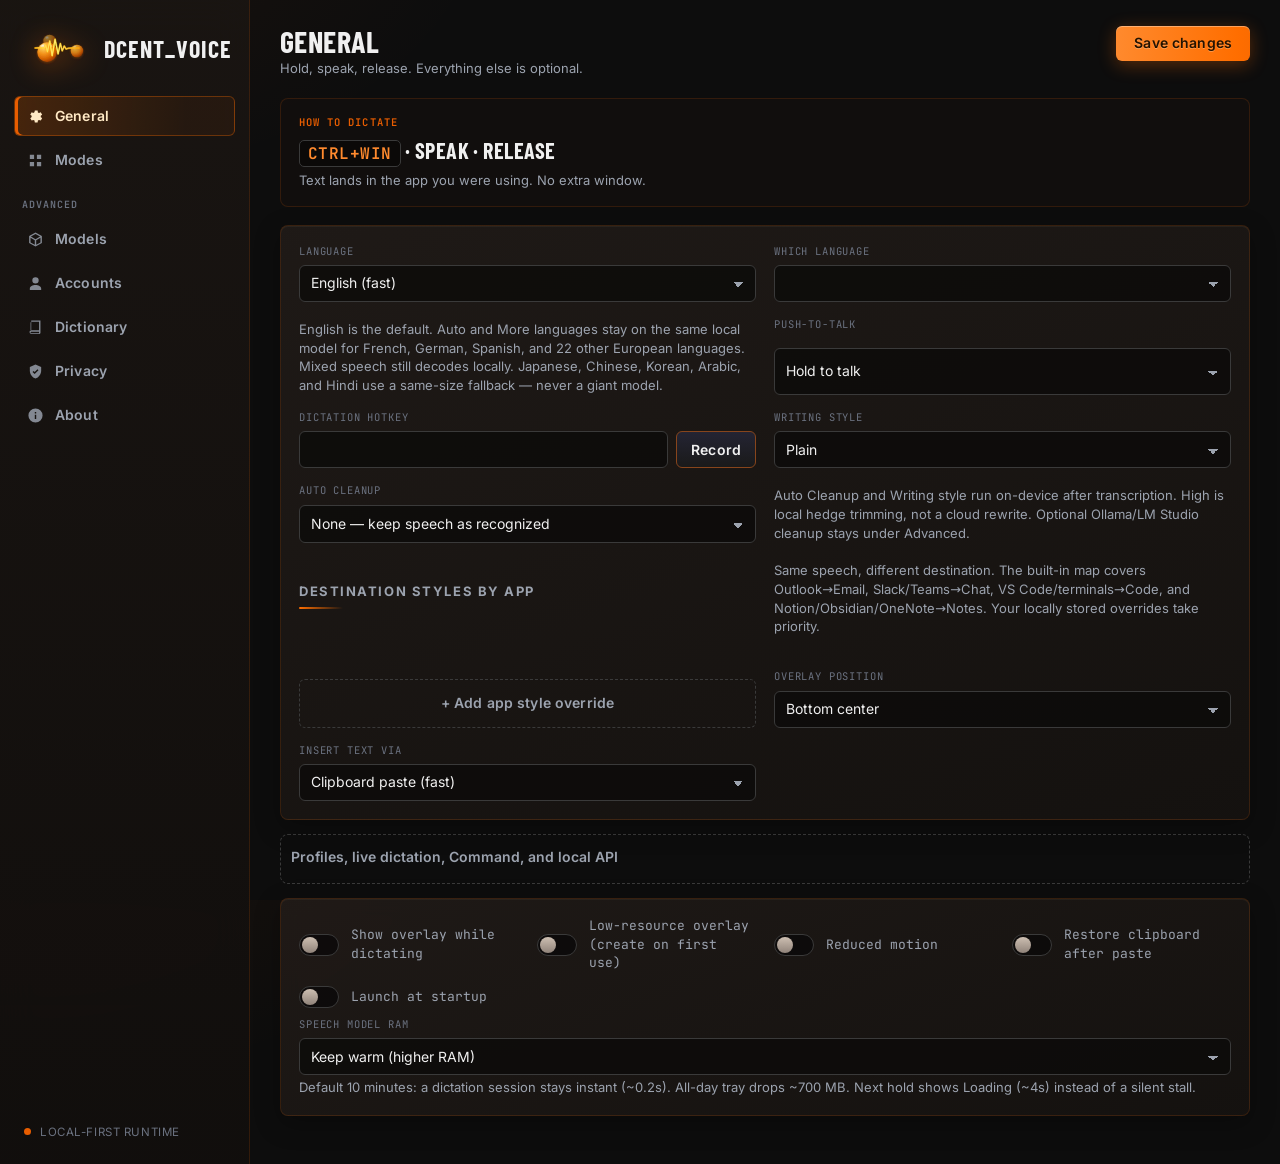
<file: src/dcent_voice/ui/web/settings/index.html>
<!doctype html>
<!--
  DCENT_Voice — open-source, local-first voice dictation
  Copyright (c) 2026 D-Central Technologies — decentralized technologies for digital sovereignty
  SPDX-License-Identifier: MIT
-->

<html lang="en">
  <head>
    <meta charset="utf-8">
    <meta name="viewport" content="width=device-width, initial-scale=1">
    <link rel="stylesheet" href="../fonts/fonts.css">
    <link rel="stylesheet" href="./settings.css">
    <link rel="icon" type="image/png" href="../icons/app-icon-64.png">
    <title>DCENT_Voice Settings</title>
  </head>
  <body>
    <div class="app-shell">
      <aside class="sidebar">
        <div class="brand">
          <img src="../dcent_voice_icon.svg" alt="">
          <div>
            <h1>DCENT_Voice</h1>
            <p id="versionLine"></p>
          </div>
        </div>
        <nav class="tabs" aria-label="Settings sections" role="tablist" aria-orientation="vertical">
          <button class="tab is-active" id="tab-general" data-page="general" role="tab" aria-selected="true" aria-controls="general" tabindex="0">
            <svg viewBox="0 0 24 24" aria-hidden="true"><path d="M12 15.5a3.5 3.5 0 1 0 0-7 3.5 3.5 0 0 0 0 7Zm7.4-2.6.1-.9-.1-.9 2-1.6-2-3.4-2.4 1a7.6 7.6 0 0 0-1.6-.9L15 3.5h-4l-.4 2.6a7.6 7.6 0 0 0-1.6.9l-2.4-1-2 3.4 2 1.6-.1.9.1.9-2 1.6 2 3.4 2.4-1c.5.4 1 .7 1.6.9l.4 2.6h4l.4-2.6c.6-.2 1.1-.5 1.6-.9l2.4 1 2-3.4-2-1.6Z"/></svg>
            <span>General</span>
          </button>
          <button class="tab" id="tab-modes" data-page="modes" role="tab" aria-selected="false" aria-controls="modes" tabindex="-1">
            <svg viewBox="0 0 24 24" aria-hidden="true"><path d="M4 4h6v6H4V4Zm10 0h6v6h-6V4ZM4 14h6v6H4v-6Zm10 0h6v6h-6v-6Z"/></svg>
            <span>Modes</span>
          </button>
          <p class="nav-group" role="presentation">Advanced</p>
          <button class="tab" id="tab-models" data-page="models" role="tab" aria-selected="false" aria-controls="models" tabindex="-1">
            <svg viewBox="0 0 24 24" aria-hidden="true"><path d="M12 2 3 7v10l9 5 9-5V7l-9-5Zm0 2.3 6.5 3.6L12 11.5 5.5 7.9 12 4.3ZM5 9.6l6 3.3v6.5l-6-3.3V9.6Zm8 9.8v-6.5l6-3.3v6.5l-6 3.3Z"/></svg>
            <span>Models</span>
          </button>
          <button class="tab" id="tab-accounts" data-page="accounts" role="tab" aria-selected="false" aria-controls="accounts" tabindex="-1">
            <svg viewBox="0 0 24 24" aria-hidden="true"><path d="M12 12a4.5 4.5 0 1 0 0-9 4.5 4.5 0 0 0 0 9Zm0 2c-4 0-8 2-8 5v2h16v-2c0-3-4-5-8-5Z"/></svg>
            <span>Accounts</span>
          </button>
          <button class="tab" id="tab-dictionary" data-page="dictionary" role="tab" aria-selected="false" aria-controls="dictionary" tabindex="-1">
            <svg viewBox="0 0 24 24" aria-hidden="true"><path d="M6 2h13v17.5c0 .8-.7 1.5-1.5 1.5H6a2.5 2.5 0 0 1 0-5h11V4H6.5C5.7 4 5 4.7 5 5.5v11.6c.3-.1.7-.1 1-.1V2Zm0 16a1 1 0 0 0 0 2h11v-2H6Z"/></svg>
            <span>Dictionary</span>
          </button>
          <button class="tab" id="tab-privacy" data-page="privacy" role="tab" aria-selected="false" aria-controls="privacy" tabindex="-1">
            <svg viewBox="0 0 24 24" aria-hidden="true"><path d="M12 2 4 5.5V11c0 5 3.4 9.6 8 11 4.6-1.4 8-6 8-11V5.5L12 2Zm-1.2 13.6-3-3 1.4-1.4 1.6 1.6 4-4 1.4 1.4-5.4 5.4Z"/></svg>
            <span>Privacy</span>
          </button>
          <button class="tab" id="tab-about" data-page="about" role="tab" aria-selected="false" aria-controls="about" tabindex="-1">
            <svg viewBox="0 0 24 24" aria-hidden="true"><path d="M12 2a10 10 0 1 0 0 20 10 10 0 0 0 0-20Zm-1 5h2v2h-2V7Zm0 4h2v6h-2v-6Z"/></svg>
            <span>About</span>
          </button>
        </nav>
        <div class="sidebar-foot">
          <span class="pulse-dot"></span>
          <span>Local-first runtime</span>
        </div>
      </aside>

      <main class="content">
        <section class="page is-active" id="general" role="tabpanel" aria-labelledby="tab-general" tabindex="0">
          <header>
            <div><h2>General</h2><p class="subtitle">Hold, speak, release. Everything else is optional.</p></div>
            <button id="saveGeneral" class="primary">Save changes</button>
          </header>
          <div class="dictate-hero" id="dictateHero">
            <p class="dictate-kicker">How to dictate</p>
            <p class="dictate-steps"><kbd id="heroDictationHotkey">Ctrl+Win</kbd> · speak · release</p>
            <p class="subtitle">Text lands in the app you were using. No extra window.</p>
          </div>
          <div class="card">
            <div class="form-grid">
              <label><span>Language</span>
                <select id="languageMode" title="English stays on the fast local model. More languages and Auto stay on that same-size model for 25 languages — never a giant one.">
                  <option value="english">English (fast)</option>
                  <option value="multilingual">More languages</option>
                  <option value="auto">Auto-detect</option>
                </select>
              </label>
              <label id="languageCodeRow"><span>Which language</span>
                <select id="language" title="Human language names. Japanese and other languages outside the local 25-language set use a same-size fallback, never a giant model."></select>
              </label>
              <p class="subtitle" id="languageHint">English is the default. Auto and More languages stay on the same local model for French, German, Spanish, and 22 other European languages. Mixed speech still decodes locally. Japanese, Chinese, Korean, Arabic, and Hindi use a same-size fallback — never a giant model.</p>
              <label><span>Push-to-talk</span><select id="hotkeyMode"><option value="hold">Hold to talk</option><option value="toggle">Press to toggle</option></select></label>
              <label><span>Dictation hotkey</span><div class="input-action"><input id="dictationHotkey"><button data-record-hotkey="dictationHotkey">Record</button></div></label>
              <label><span>Writing style</span>
                <select id="styleDefault" title="Local writing style. Same speech, different destination. No LLM.">
                  <option value="plain">Plain</option>
                  <option value="email">Email</option>
                  <option value="chat">Chat</option>
                  <option value="code">Code</option>
                  <option value="formal">Formal</option>
                  <option value="notes">Notes</option>
                </select>
              </label>
              <label><span>Auto Cleanup</span>
                <select id="dictationCleanupLevel" title="Local Auto Cleanup. On-device only. No cloud. No LLM required.">
                  <option value="none">None — keep speech as recognized</option>
                  <option value="light">Light — fillers and punctuation</option>
                  <option value="medium">Medium — rewrite ramble and corrections (default)</option>
                  <option value="high">High — also drop local hedges (I think / I guess)</option>
                </select>
              </label>
              <p class="subtitle">Auto Cleanup and Writing style run on-device after transcription. High is local hedge trimming, not a cloud rewrite. Optional Ollama/LM Studio cleanup stays under Advanced.</p>
              <h3>Destination styles by app</h3>
              <p class="subtitle">Same speech, different destination. The built-in map covers Outlook→Email, Slack/Teams→Chat, VS Code/terminals→Code, and Notion/Obsidian/OneNote→Notes. Your locally stored overrides take priority.</p>
              <p class="subtitle" id="builtInStyleMap"></p>
              <div id="stylePerAppRows" class="dictionary-list"></div>
              <button id="addStylePerAppRow" class="ghost add-row" type="button">+ Add app style override</button>
              <label><span>Overlay position</span><select id="overlayPosition"><option value="bottom-center">Bottom center</option><option value="center">Center</option><option value="top-center">Top center</option></select></label>
              <label><span>Insert text via</span><select id="injectorDefault"><option value="clipboard">Clipboard paste (fast)</option><option value="keystroke">Keystroke typing (compatible)</option></select></label>
            </div>
          </div>
          <details class="advanced">
            <summary>Profiles, live dictation, Command, and local API</summary>
            <div class="card">
              <div class="form-grid">
                <label><span>Active profile</span><select id="activeProfile"></select></label>
                <label><span>Command hotkey (optional)</span><div class="input-action"><input id="commandHotkey" placeholder="off"><button data-record-hotkey="commandHotkey">Record</button></div></label>
                <label><span>Live dictation hotkey (optional)</span><div class="input-action"><input id="streamingHotkey" placeholder="off"><button data-record-hotkey="streamingHotkey">Record</button></div></label>
                <label><span>Service host</span><input id="serviceHost"></label>
                <label><span>Service port</span><input id="servicePort" type="number" min="1" max="65535"></label>
              </div>
              <label class="switch"><input id="serviceEnabled" type="checkbox"><span>Local API (for DCENT_ADE)</span></label>
              <h3>Per-app injection</h3>
              <div id="perAppRows" class="dictionary-list"></div>
              <button id="addPerAppRow" class="ghost add-row">+ Add app override</button>
            </div>
            <div class="card">
              <h3>Optional local AI cleanup</h3>
              <p class="subtitle">On-device tone (email / chat / formal) is always local and needs no model. This toggle asks a running Ollama or LM Studio model to polish further. If that model is down, dictation still inserts the heuristic text. Never required. Never silent cloud.</p>
              <label class="switch"><input id="localCleanupToggle" type="checkbox"><span>Use local AI cleanup when a model is running</span></label>
              <p class="subtitle" id="localCleanupStatus">On-device tone only. Optional local LLM is off.</p>
            </div>
          </details>
          <div class="card">
            <div class="switch-grid">
              <label class="switch"><input id="overlayEnabled" type="checkbox"><span>Show overlay while dictating</span></label>
              <label class="switch"><input id="overlayLazy" type="checkbox"><span>Low-resource overlay (create on first use)</span></label>
              <label class="switch"><input id="overlayReducedMotion" type="checkbox"><span>Reduced motion</span></label>
              <label class="switch"><input id="restoreClipboard" type="checkbox"><span>Restore clipboard after paste</span></label>
              <label class="switch"><input id="launchStartup" type="checkbox"><span>Launch at startup</span></label>
            </div>
            <label><span>Speech model RAM</span>
              <select id="idleUnloadS">
                <option value="0">Keep warm (higher RAM)</option>
                <option value="300">Unload after 5 minutes idle</option>
                <option value="600">Unload after 10 minutes idle</option>
                <option value="1800">Unload after 30 minutes idle</option>
              </select>
            </label>
            <p class="subtitle">Default 10 minutes: a dictation session stays instant (~0.2s). All-day tray drops ~700 MB. Next hold shows Loading (~4s) instead of a silent stall.</p>
          </div>
        </section>

        <section class="page" id="modes" role="tabpanel" aria-labelledby="tab-modes" tabindex="0" hidden>
          <header>
            <div><h2>Modes</h2><p class="subtitle">One hotkey is enough: hold dictation, speak, release. Other modes are optional.</p></div>
          </header>
          <div class="mode-list">
            <article class="mode-card is-recommended">
              <div class="mode-card-head"><h3>Dictation</h3><span class="mode-badge">Recommended</span></div>
              <p>Hold <kbd id="modeDictationHotkey">your dictation hotkey</kbd>, speak, then release. DCENT_Voice transcribes the complete recording and inserts it into the app you were using.</p>
              <p class="mode-detail">Best for everyday writing. The full recording is available before text is inserted, so recognition is more reliable than Live Dictation. Auto Cleanup (None / Light / Medium / High) and Writing style (email, chat, code, formal, notes) run on-device after transcription — no network and no LLM required. Optional local AI cleanup stays under Advanced.</p>
            </article>
            <article class="mode-card">
              <div class="mode-card-head"><h3>Live Dictation</h3><span class="mode-badge is-caution">Advanced</span></div>
              <p>Hold <kbd id="modeStreamingHotkey">your live dictation hotkey</kbd> to insert stable words while you are still speaking.</p>
              <p class="mode-warning" role="note">Stable words type while you speak. Spoken edits like <strong>scratch that</strong> retract on release (Backspace). A rare mid-stream mis-hear can still appear briefly before finalize. Prefer regular Dictation when accuracy matters most.</p>
            </article>
            <article class="mode-card">
              <div class="mode-card-head"><h3>Command</h3><span class="mode-badge is-optional">Optional</span></div>
              <p>Hold <kbd id="modeCommandHotkey">your command hotkey</kbd> and describe an action.</p>
              <ul class="mode-rules">
                <li><strong>Text selected:</strong> your command rewrites or replaces that selection.</li>
                <li><strong>Nothing selected:</strong> the result is inserted at the cursor.</li>
                <li><strong>App or tool action:</strong> DCENT_ADE must be running and connected.</li>
              </ul>
              <p class="mode-detail">Offline transforms work without an LLM: formalize, uppercase/lowercase/title/sentence case, bullet or numbered list, snake/camel/kebab/constant case, quote, parentheses, fix spacing, shorten, reverse. A local cleanup LLM still helps for free-form rewrites.</p>
            </article>
            <article class="mode-card mode-card-tips" aria-labelledby="offlinePolishHeading">
              <div class="mode-card-head"><h3 id="offlinePolishHeading">Spoken edits &amp; polish</h3><span class="mode-badge">Local</span></div>
              <p>While dictating, speak structure instead of typing it:</p>
              <ul class="mode-rules mode-edits">
                <li><strong>scratch that</strong> · <strong>replace X with Y</strong> · <strong>no I meant …</strong> — natural corrections</li>
                <li><strong>scratch that</strong> / <strong>undo that</strong> alone — retract the last insert</li>
                <li><strong>email style</strong> · <strong>as notes</strong> · <strong>in code style</strong> — this utterance only, local styles</li>
                <li><strong>cleanup high</strong> · <strong>no cleanup</strong> — this utterance only, local Auto Cleanup</li>
                <li><strong>press enter</strong> — insert the rest, then send Enter (chat / prompt boxes)</li>
                <li><strong>my email</strong> · <strong>my calendar</strong> · <strong>my signature</strong> — fill the expansion once, then say the cue</li>
                <li><strong>Import JSON</strong> — load a local snippet file; nothing is synced off this machine</li>
                <li><strong>new line</strong> · <strong>new sentence</strong> · <strong>bullet</strong> — structure and lists</li>
                <li><strong>comma</strong> · <strong>full stop</strong> · <strong>question mark</strong> — punctuation by voice</li>
                <li><strong>dot py</strong> · <strong>vs code</strong> · <strong>git status</strong> — developer spoken forms</li>
              </ul>
              <p class="mode-detail">Auto Cleanup and Writing style live on <strong>General</strong>. Names, brands, jargon, snippets, and fine polish toggles live under <strong>Dictionary</strong>.</p>
            </article>
          </div>
        </section>

        <section class="page" id="models" role="tabpanel" aria-labelledby="tab-models" tabindex="0" hidden>
          <header>
            <div><h2>Models</h2><p class="subtitle">Compare the complete voice pipeline, configured hardware, resource use, and data flow.</p></div>
            <div class="header-actions"><button id="saveModels" class="primary">Save changes</button><button id="refreshModels" class="ghost">Refresh</button></div>
          </header>
          <aside id="hardwareStatus" class="hardware-banner" role="status" aria-live="polite" hidden></aside>
          <div id="profileModels" class="profile-list"></div>
          <div id="ttsModels" class="profile-list"></div>
          <pre id="modelOutput" class="terminal" data-placeholder="Model scan output appears here…"></pre>
          <button id="runBenchmark" class="ghost">Run benchmark</button>
        </section>

        <section class="page" id="accounts" role="tabpanel" aria-labelledby="tab-accounts" tabindex="0" hidden>
          <header>
            <div><h2>Accounts</h2><p class="subtitle">Optional cloud providers. Nothing leaves this machine without consent.</p></div>
            <button id="refreshProviders" class="ghost">Refresh</button>
          </header>
          <div id="providerList" class="provider-list"></div>
        </section>

        <section class="page" id="dictionary" role="tabpanel" aria-labelledby="tab-dictionary" tabindex="0" hidden>
          <header>
            <div><h2>Dictionary &amp; snippets</h2><p class="subtitle">Names, brands, jargon, voice shortcuts, and offline polish — all local.</p></div>
            <button id="saveDictionary" class="primary">Save changes</button>
          </header>
          <div class="card">
            <h3>Offline dictation polish</h3>
            <p class="subtitle">Fine-grained toggles for fillers, spoken edits, and developer terms. Auto Cleanup intensity (None / Light / Medium / High) lives on <strong>General</strong> next to Writing style.</p>
            <div class="switch-grid">
              <label class="switch"><input id="dictationLocalPolish" type="checkbox"><span>Local polish (fillers, false starts, corrections, punctuation)</span></label>
              <label class="switch"><input id="dictationSpokenEdits" type="checkbox"><span>Spoken edits (“scratch that”, “new line”, lists…)</span></label>
              <label class="switch"><input id="dictationDeveloperTerms" type="checkbox"><span>Developer terms (“dot py”, paths, CLI phrases)</span></label>
            </div>
          </div>
          <div class="card">
            <h3>Learned vocabulary</h3>
            <p class="subtitle">Spoken corrections (“replace X with Y”, “no I meant …”) stay on this machine. Audio is never stored. Longer learned rewrites require explicit trusted-prose context; otherwise only whole-utterance corrections run. Inspect or reset anytime.</p>
            <div class="switch-grid">
              <label class="switch"><input id="personalizationEnabled" type="checkbox"><span>Use learned vocabulary</span></label>
              <label class="switch"><input id="personalizationLearn" type="checkbox"><span>Learn from spoken corrections</span></label>
              <label class="switch"><input id="personalizationProseContext" type="checkbox"><span>Allow longer rewrites in trusted prose dictation</span></label>
            </div>
            <p class="subtitle" id="lastUtterance">No last dictation in memory.</p>
            <div class="row">
              <label class="span-2"><span>Correct last dictation</span><input id="lastCorrection" placeholder="What you meant"></label>
              <button id="learnLast" class="ghost">Learn</button>
            </div>
            <p class="subtitle" id="learnedCount">No learned terms yet.</p>
            <div id="learnedRows" class="dictionary-list"></div>
            <p class="subtitle" id="learnedStyleCount">No learned destination styles yet.</p>
            <div id="learnedStyleRows" class="dictionary-list"></div>
            <div class="row">
              <label><span>App</span><input id="learnedStyleApp" placeholder="notepad.exe"></label>
              <label><span>Style</span>
                <select id="learnedStyleName">
                  <option value="plain">plain</option>
                  <option value="email">email</option>
                  <option value="chat">chat</option>
                  <option value="code">code</option>
                  <option value="formal">formal</option>
                  <option value="notes">notes</option>
                </select>
              </label>
              <button id="rememberAppStyle" class="ghost">Remember style</button>
            </div>
            <button id="resetAppStyles" class="ghost">Reset destination styles</button>
            <button id="resetPersonalization" class="ghost">Reset learned vocabulary</button>
          </div>
          <h3>Personal dictionary</h3>
          <p class="subtitle">Use the dictionary for names, product terms, and phrases recognition often gets wrong. Enter what you say and the exact written form you want; cues can be up to 60 characters and corrections up to 4,000. Everything stays on this machine. Search and <strong>Starred only</strong> control which rows you export or remove, and starred entries receive dictation priority. CSV imports are reviewed before they change anything and can be undone.</p>
          <div class="dictionary-tools">
            <input id="dictionaryFilter" class="dictionary-filter" type="search" placeholder="Search dictionary" aria-label="Search dictionary">
            <label class="starred-only"><input id="dictionaryStarredOnly" type="checkbox"> Starred only</label>
            <label><span>Order</span>
              <select id="dictionarySort">
                <option value="saved">As saved</option>
                <option value="az">A–Z</option>
                <option value="za">Z–A</option>
                <option value="starred">Starred first</option>
                <option value="newest">Newest first</option>
                <option value="oldest">Oldest first</option>
              </select>
            </label>
          </div>
          <p id="dictionaryCount" class="list-count">No terms</p>
          <div id="dictionaryRows" class="dictionary-list"></div>
          <button id="addDictionaryRow" class="ghost add-row">+ Add term</button>
          <div class="snippet-io">
            <button id="importDictionary" class="ghost" type="button">Import CSV</button>
            <button id="exportDictionary" class="ghost" type="button">Export CSV</button>
            <button id="removeVisibleDictionary" class="ghost" type="button">Remove visible</button>
            <button id="undoDictionaryImport" class="ghost" type="button" hidden>Undo dictionary import</button>
            <input id="importDictionaryFile" type="file" accept="text/csv,.csv" hidden>
          </div>
          <h3>Snippets</h3>
          <p class="subtitle">Use snippets for reusable text such as signatures, links, and common replies. Say a short cue to insert its longer expansion; the empty starter cues do nothing until you fill them in. Snippets stay on this machine. Search and <strong>Starred only</strong> control which rows you export or remove. JSON imports are reviewed before they change anything and can be undone.</p>
          <div class="dictionary-tools">
            <input id="snippetFilter" class="dictionary-filter" type="search" placeholder="Search snippets" aria-label="Search snippets">
            <label class="starred-only"><input id="snippetStarredOnly" type="checkbox"> Starred only</label>
            <label><span>Order</span>
              <select id="snippetSort">
                <option value="saved">As saved</option>
                <option value="az">A–Z</option>
                <option value="za">Z–A</option>
                <option value="starred">Starred first</option>
                <option value="newest">Newest first</option>
                <option value="oldest">Oldest first</option>
              </select>
            </label>
          </div>
          <p id="snippetCount" class="list-count">No snippets</p>
          <div id="snippetRows" class="dictionary-list"></div>
          <button id="addSnippetRow" class="ghost add-row">+ Add snippet</button>
          <div class="snippet-io">
            <button id="importSnippets" class="ghost" type="button">Import JSON</button>
            <button id="exportSnippets" class="ghost" type="button">Export JSON</button>
            <button id="removeVisibleSnippets" class="ghost" type="button">Remove visible</button>
            <button id="undoSnippetImport" class="ghost" type="button" hidden>Undo snippet import</button>
            <input id="importSnippetsFile" type="file" accept="application/json,.json" hidden>
          </div>
          <div id="snippetImportReview" class="snippet-review" hidden>
            <p id="snippetImportSummary"></p>
            <ul id="snippetImportChanges"></ul>
            <div class="snippet-io">
              <button id="applySnippetImport" class="primary" type="button">Apply snippet import</button>
              <button id="doneSnippetImport" class="primary" type="button" hidden>Done snippet import</button>
              <button id="cancelSnippetImport" class="ghost" type="button">Cancel snippet import</button>
            </div>
          </div>
        </section>

        <section class="page" id="privacy" role="tabpanel" aria-labelledby="tab-privacy" tabindex="0" hidden>
          <header>
            <div><h2>Privacy</h2><p class="subtitle">Sovereignty status, consent ledger, and the egress log.</p></div>
            <button id="refreshPrivacy" class="ghost">Refresh</button>
          </header>
          <div id="firstRunEducation" class="status-band"></div>
          <div id="privacyStatus" class="status-band"></div>
          <div id="privacyProviders" class="provider-list"></div>
          <div class="card recovery-card" aria-labelledby="recoveryHeading">
            <div class="recovery-heading">
              <div>
                <h3 id="recoveryHeading">Failed dictation recovery</h3>
                <p class="model-note">Off by default. When enabled, only usable text that could not be inserted is kept locally. Successful dictation and microphone audio are never stored.</p>
              </div>
              <label class="switch"><input id="recoveryEnabled" type="checkbox"><span>Keep failed text</span></label>
            </div>
            <div class="recovery-controls">
              <label><span>Maximum items</span>
                <select id="recoveryMaxItems"><option>5</option><option selected>10</option><option>20</option><option>50</option></select>
              </label>
              <label><span>Delete after</span>
                <select id="recoveryMaxAge"><option value="1">1 hour</option><option value="24" selected>24 hours</option><option value="72">3 days</option><option value="168">7 days</option></select>
              </label>
              <button id="applyRecoveryPolicy" class="ghost" type="button">Apply retention</button>
              <button id="clearRecovery" class="ghost" type="button">Clear all</button>
            </div>
            <div id="recoveryStatus" class="model-note" role="status"></div>
            <div id="recoveryList" class="recovery-list"></div>
          </div>
          <pre id="egressLog" class="terminal" data-placeholder="Egress log is empty — nothing has left this machine."></pre>
        </section>

        <section class="page" id="about" role="tabpanel" aria-labelledby="tab-about" tabindex="0" hidden>
          <header><div><h2>About</h2><p class="subtitle">Voice, on your terms.</p></div></header>
          <div class="about">
            <img src="../dcent_voice_icon.svg" alt="">
            <p class="about-brand">D-Central Technologies</p>
            <p class="about-tag">For Digital Sovereigns.</p>
            <div class="about-update">
              <button id="checkUpdate">Check for updates</button>
              <span id="updateStatus" class="about-fine"></span>
            </div>
            <p class="about-fine">MIT licensed. GPL projects are reference-only.</p>
          </div>
        </section>
      </main>
    </div>
    <div id="toast" class="toast" role="status" aria-live="polite"></div>
    <script src="./settings.js"></script>
  </body>
</html>
</file>
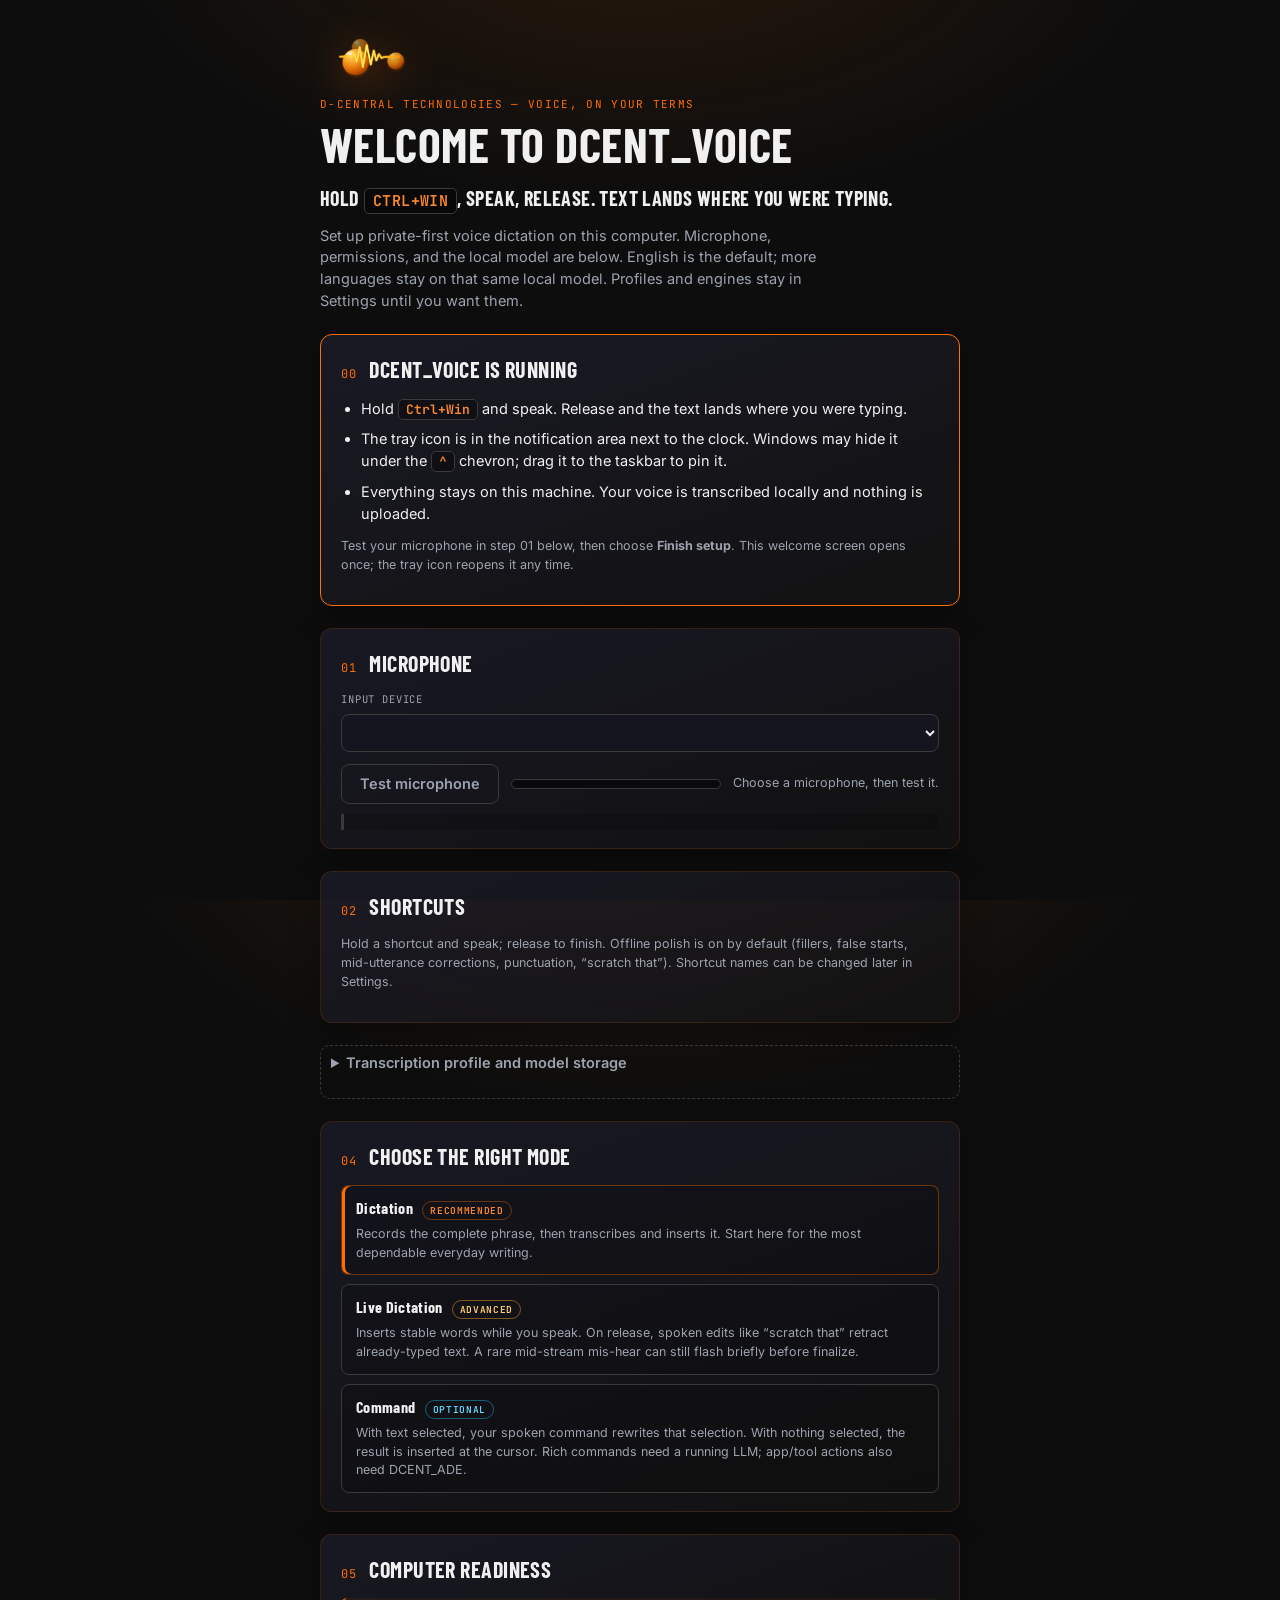
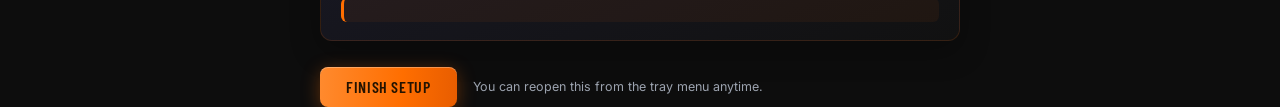
<file: src/dcent_voice/ui/web/wizard/index.html>
<!doctype html>
<!--
  DCENT_Voice — open-source, local-first voice dictation
  Copyright (c) 2026 D-Central Technologies — decentralized technologies for digital sovereignty
  SPDX-License-Identifier: MIT
-->

<html lang="en">
  <head>
    <meta charset="utf-8">
    <meta name="viewport" content="width=device-width, initial-scale=1">
    <link rel="stylesheet" href="../fonts/fonts.css">
    <link rel="stylesheet" href="./wizard.css">
    <link rel="icon" type="image/png" href="../icons/app-icon-64.png">
    <title>Welcome to DCENT_Voice</title>
  </head>
  <body>
    <main class="shell">
      <header class="hero">
        <img class="mark" src="../dcent_voice_icon.svg" alt="">
        <p class="eyebrow">D-Central Technologies — voice, on your terms</p>
        <h1>Welcome to DCENT_Voice</h1>
        <p class="dictate-steps" id="dictateSteps">Hold <kbd>Ctrl+Win</kbd>, speak, release. Text lands where you were typing.</p>
        <p class="lead">Set up private-first voice dictation on this computer. Microphone, permissions, and the local model are below. English is the default; more languages stay on that same local model. Profiles and engines stay in Settings until you want them.</p>
      </header>

      <section class="step first-run" aria-labelledby="firstRunHeading">
        <div class="step-head"><span class="num" aria-hidden="true">00</span><h2 id="firstRunHeading">DCENT_Voice is running</h2></div>
        <ul class="first-run-facts" id="firstRunFacts">
          <li>Hold <kbd>Ctrl+Win</kbd> and speak. Release and the text lands where you were typing.</li>
          <li>The tray icon is in the notification area next to the clock. Windows may hide it under the <kbd>^</kbd> chevron; drag it to the taskbar to pin it.</li>
          <li>Everything stays on this machine. Your voice is transcribed locally and nothing is uploaded.</li>
        </ul>
        <p class="hint">Test your microphone in step 01 below, then choose <strong>Finish setup</strong>. This welcome screen opens once; the tray icon reopens it any time.</p>
      </section>

      <section class="step" aria-labelledby="microphoneHeading">
        <div class="step-head"><span class="num" aria-hidden="true">01</span><h2 id="microphoneHeading">Microphone</h2></div>
        <label class="field"><span>Input device</span>
          <select id="micSelect"></select>
        </label>
        <div class="test-row">
          <button id="testMic" class="ghost">Test microphone</button>
          <div class="meter" role="meter" aria-label="Microphone input level" aria-valuemin="0" aria-valuemax="100" aria-valuenow="0" aria-valuetext="Not tested"><i id="micFill"></i></div>
          <span id="micStatus" class="hint" role="status" aria-live="polite">Choose a microphone, then test it.</span>
        </div>
        <div id="micReadiness" class="readiness-line" role="status"></div>
      </section>

      <section class="step" aria-labelledby="hotkeysHeading">
        <div class="step-head"><span class="num" aria-hidden="true">02</span><h2 id="hotkeysHeading">Shortcuts</h2></div>
        <p class="hint">Hold a shortcut and speak; release to finish. Offline polish is on by default (fillers, false starts, mid-utterance corrections, punctuation, “scratch that”). Shortcut names can be changed later in Settings.</p>
        <dl class="keys" id="hotkeys"></dl>
      </section>

      <details class="advanced">
        <summary>Transcription profile and model storage</summary>
        <section class="step" aria-labelledby="transcriptionHeading">
          <div class="step-head"><span class="num" aria-hidden="true">03</span><h2 id="transcriptionHeading">Transcription profile</h2></div>
          <div id="engineCard" class="engine" aria-live="polite"></div>
          <div id="modelStatus" class="status-band" role="status" aria-live="polite"></div>
          <div id="downloadNote" class="download-note">
            <h3>Offline model storage</h3>
            <p>The complete DCENT_Voice package includes the verified local speech model and its offline fallback. Dictation never downloads a speech model at runtime and never uploads microphone audio on a local profile. If either model is missing or corrupt, reinstall the complete package or provision the pinned offline bundle.</p>
            <p>To choose a different balance of speed, accuracy, and resource use, open <strong>Settings → Models</strong>.</p>
          </div>
        </section>
      </details>

      <section class="step" aria-labelledby="modesHeading">
        <div class="step-head"><span class="num" aria-hidden="true">04</span><h2 id="modesHeading">Choose the right mode</h2></div>
        <div class="mode-list">
          <article class="mode-card is-recommended">
            <h3>Dictation <span>Recommended</span></h3>
            <p>Records the complete phrase, then transcribes and inserts it. Start here for the most dependable everyday writing.</p>
          </article>
          <article class="mode-card">
            <h3>Live Dictation <span class="is-caution">Advanced</span></h3>
            <p>Inserts stable words while you speak. On release, spoken edits like “scratch that” retract already-typed text. A rare mid-stream mis-hear can still flash briefly before finalize.</p>
          </article>
          <article class="mode-card">
            <h3>Command <span class="is-optional">Optional</span></h3>
            <p>With text selected, your spoken command rewrites that selection. With nothing selected, the result is inserted at the cursor. Rich commands need a running LLM; app/tool actions also need DCENT_ADE.</p>
          </article>
        </div>
      </section>

      <section class="step" aria-labelledby="platformHeading">
        <div class="step-head"><span class="num" aria-hidden="true">05</span><h2 id="platformHeading">Computer readiness</h2></div>
        <div id="platformReadiness" class="platform-readiness" role="status" aria-live="polite"></div>
      </section>

      <footer class="actions">
        <button id="finish" class="primary">Finish setup</button>
        <span class="hint">You can reopen this from the tray menu anytime.</span>
      </footer>
    </main>
    <div id="toast" class="toast" role="status" aria-live="polite"></div>
    <script src="./wizard.js"></script>
  </body>
</html>
</file>
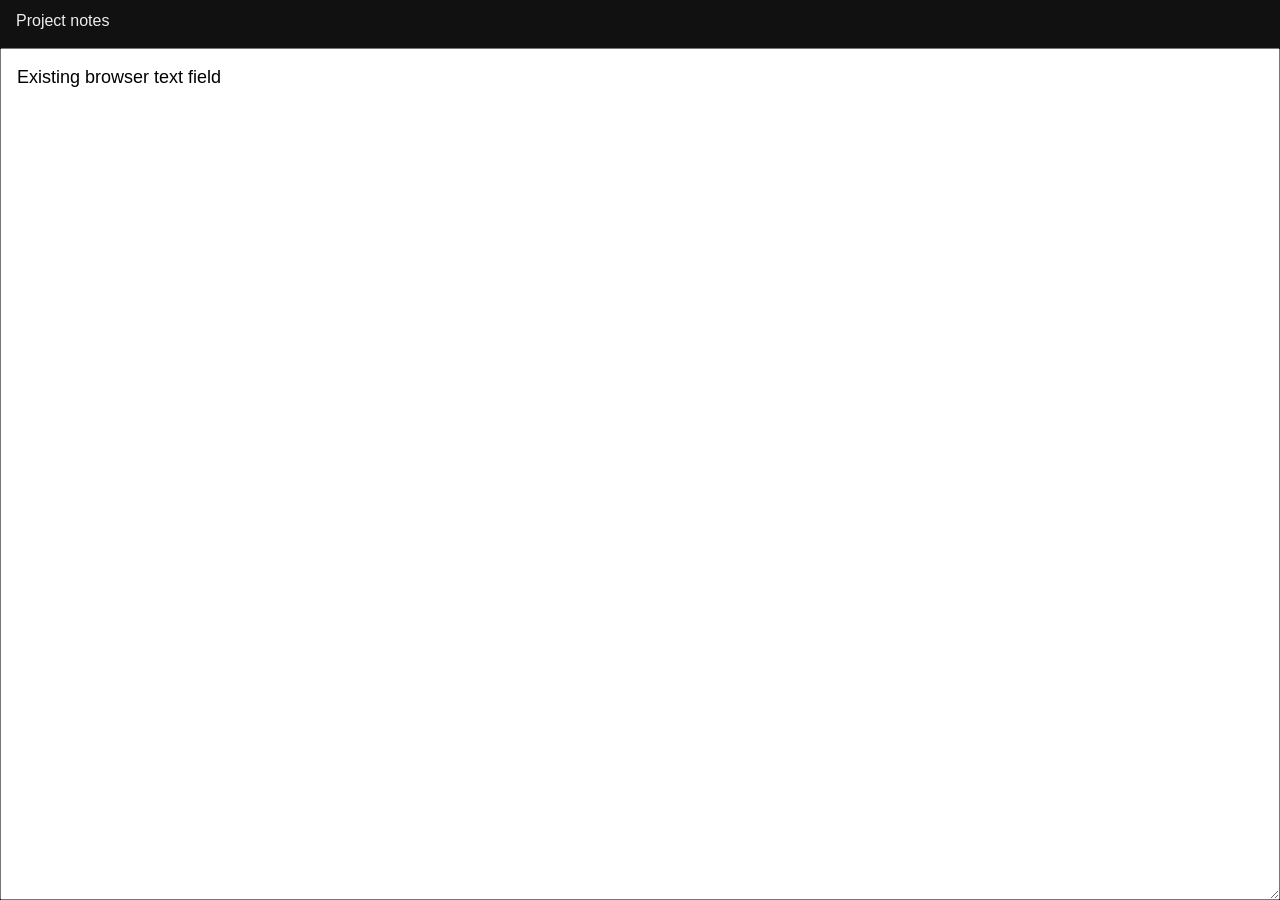
<file: eval/w29-browser-field.html>
<!doctype html>
<!-- DCENT_Voice — open-source, local-first voice dictation
     Copyright (c) 2026 D-Central Technologies — decentralized technologies for digital sovereignty
     SPDX-License-Identifier: MIT -->
<meta charset="utf-8">
<title>Project notes</title>
<style>
html,body{margin:0;height:100%;background:#111;color:#eee}
header{height:48px;padding:12px 16px;font:16px sans-serif}
#t{position:absolute;left:0;top:48px;right:0;bottom:0;width:100%;
height:calc(100% - 48px);box-sizing:border-box;padding:16px;font:18px/1.4 sans-serif}
</style>
<header>Project notes</header>
<textarea id="t">Existing browser text field</textarea>
</file>
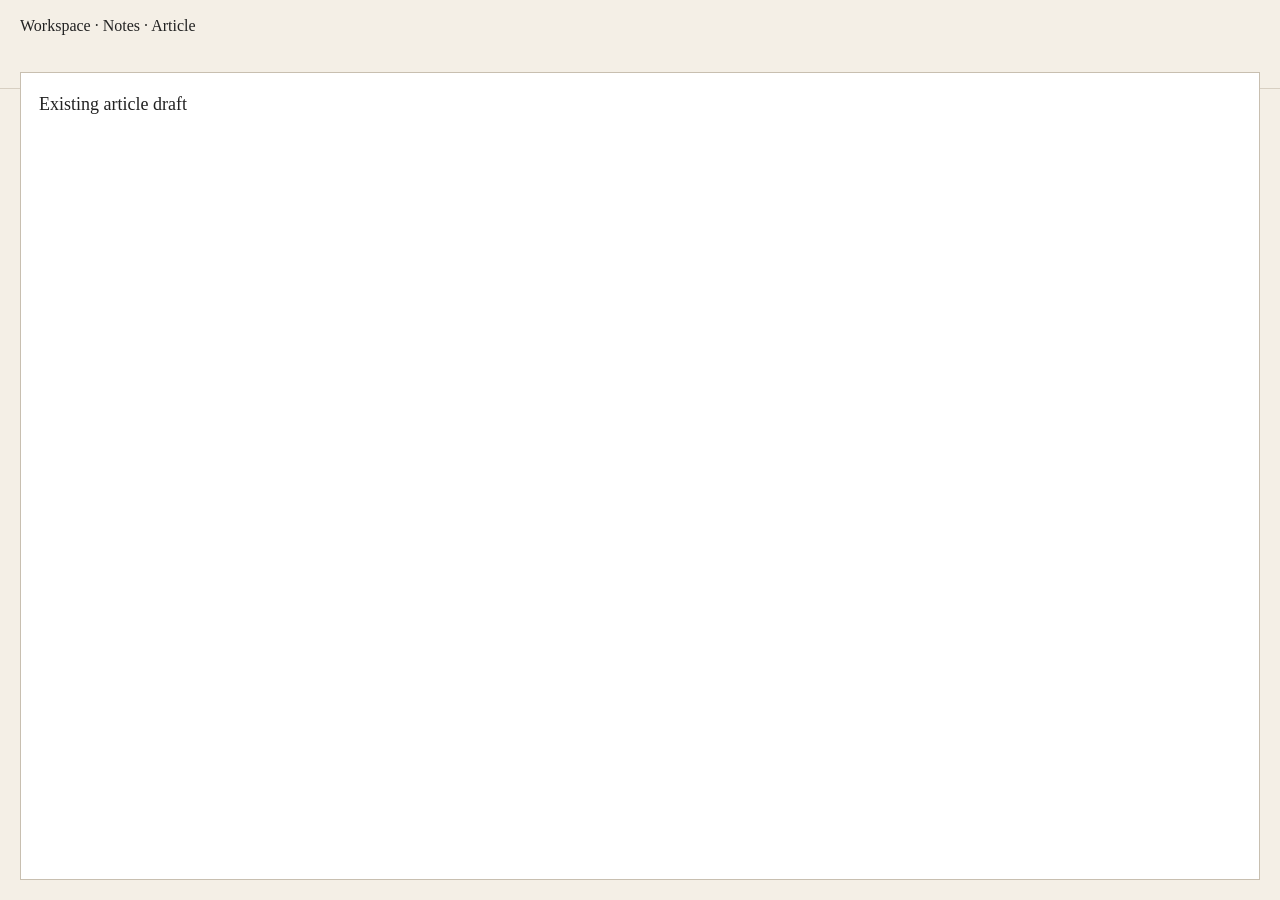
<file: eval/w31-contenteditable.html>
<!doctype html>
<!-- DCENT_Voice — open-source, local-first voice dictation
     Copyright (c) 2026 D-Central Technologies — decentralized technologies for digital sovereignty
     SPDX-License-Identifier: MIT -->
<meta charset="utf-8">
<title>Article draft</title>
<style>
html,body{margin:0;height:100%;background:#f4efe6;color:#222}
#masthead{height:56px;padding:16px 20px;font:16px/1.3 Georgia,serif;border-bottom:1px solid #d7cfc2}
[role=textbox]{position:absolute;left:20px;top:72px;right:20px;bottom:20px;
padding:18px;font:18px/1.5 Georgia,serif;background:#fff;border:1px solid #c8bfb0;
overflow:auto;white-space:pre-wrap}
</style>
<header id="masthead">Workspace · Notes · Article</header>
<div role="textbox" contenteditable="true" aria-label="Article draft">Existing article draft</div>
</file>
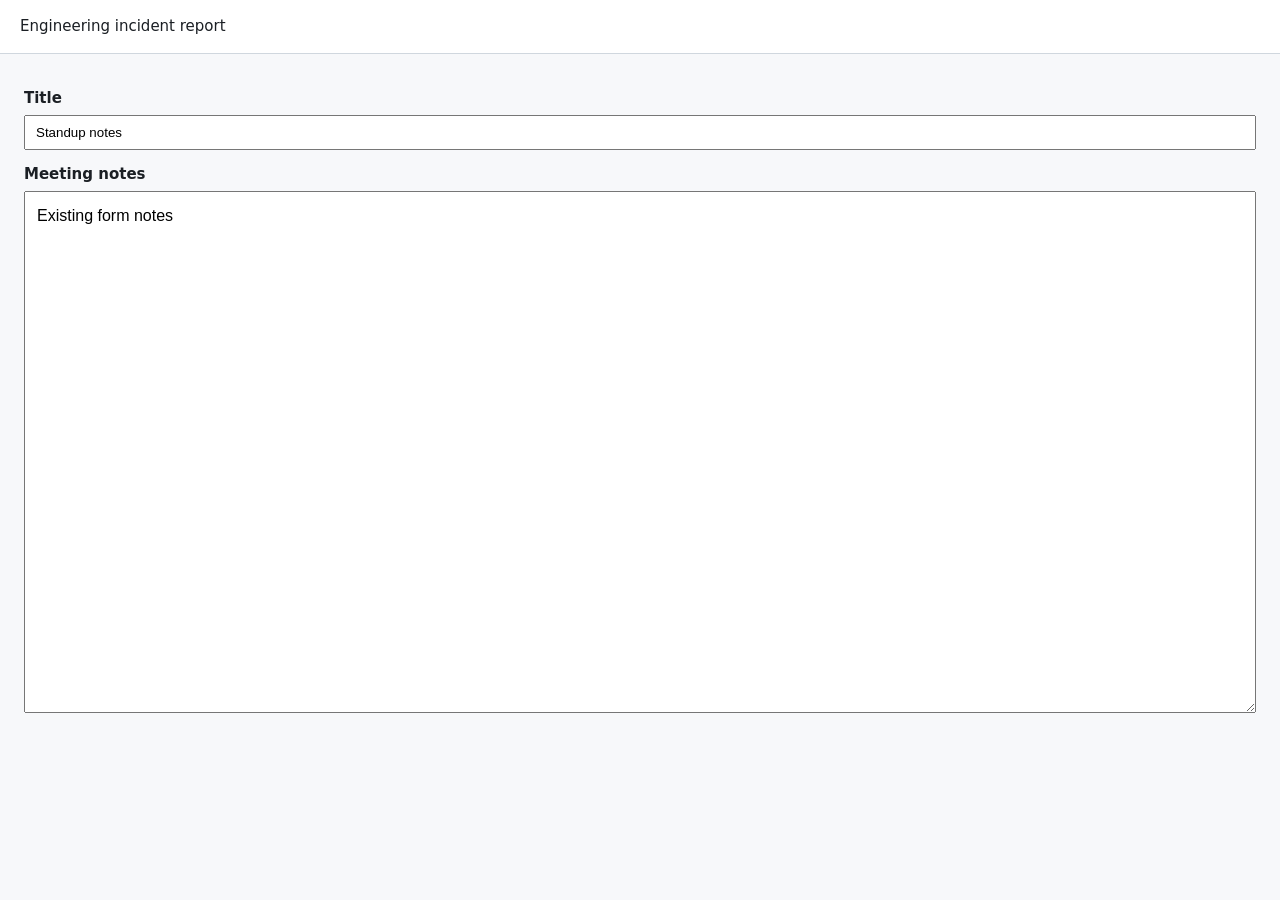
<file: eval/w31-nested-form.html>
<!doctype html>
<!-- DCENT_Voice — open-source, local-first voice dictation
     Copyright (c) 2026 D-Central Technologies — decentralized technologies for digital sovereignty
     SPDX-License-Identifier: MIT -->
<meta charset="utf-8">
<title>Incident report</title>
<style>
html,body{margin:0;min-height:100%;background:#f7f8fa;color:#1b1f24;font:15px/1.4 system-ui,sans-serif}
#masthead{padding:16px 20px;border-bottom:1px solid #d0d7de;background:#fff}
form{padding:20px 24px 24px}
label{display:block;margin:14px 0 6px;font-weight:600}
input[name=title]{width:100%;box-sizing:border-box;padding:8px 10px}
textarea[name=body]{width:100%;height:58vh;box-sizing:border-box;padding:12px;
font:16px/1.45 ui-sans-serif,sans-serif;resize:vertical}
</style>
<header id="masthead">Engineering incident report</header>
<form>
  <label for="report-title">Title</label>
  <input id="report-title" name="title" value="Standup notes">
  <label for="meeting-body">Meeting notes</label>
  <textarea id="meeting-body" name="body" aria-label="Meeting notes">Existing form notes</textarea>
</form>
</file>
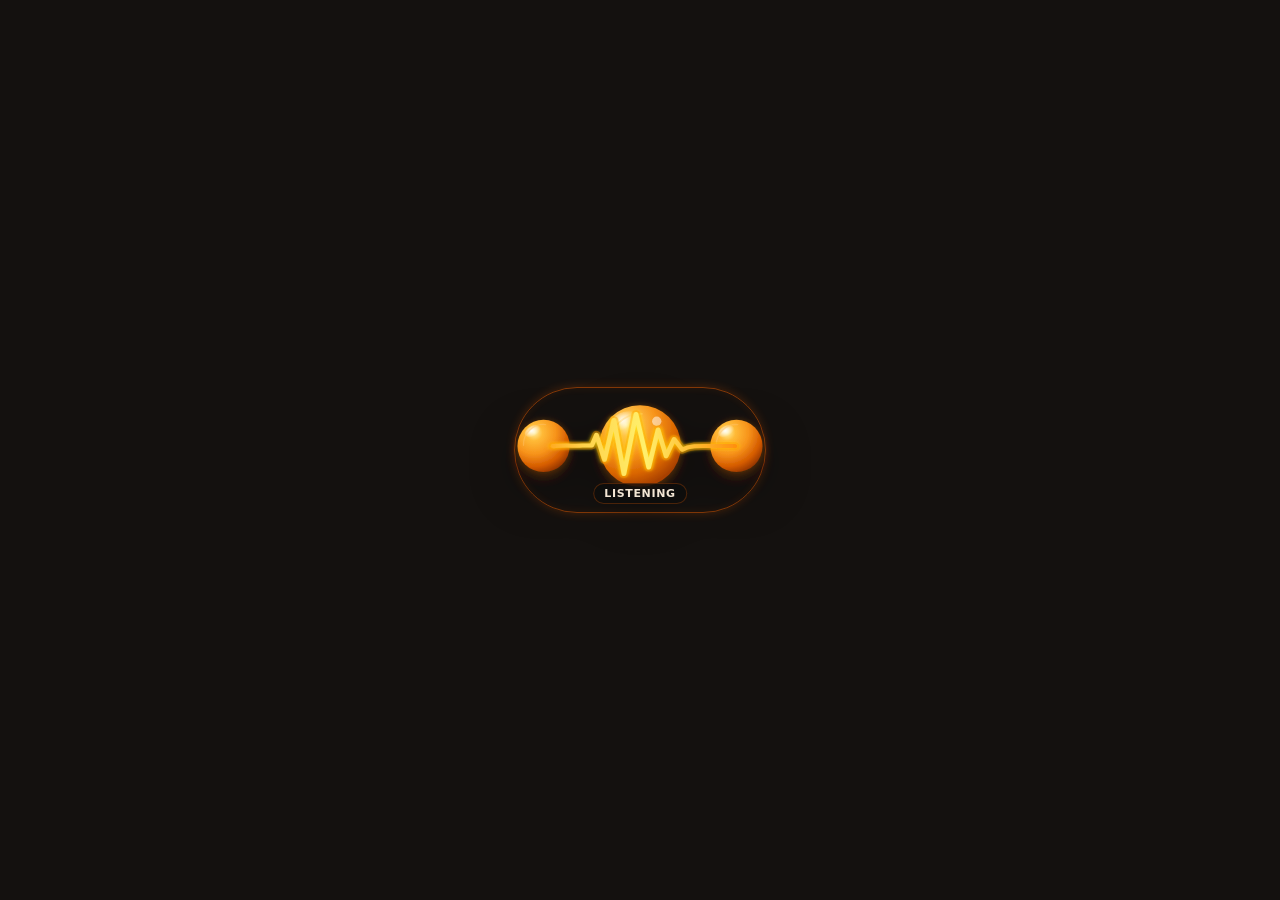
<file: eval/w44-shots/overlay-frame.html>
<!doctype html>
<!-- DCENT_Voice — open-source, local-first voice dictation
     Copyright (c) 2026 D-Central Technologies — decentralized technologies for digital sovereignty
     SPDX-License-Identifier: MIT -->
<html lang="en">
  <head>
    <meta charset="utf-8">
    <link rel="stylesheet" href="../../src/dcent_voice/ui/web/overlay.css">
    <style>
      html, body { background: #14110f; }
    </style>
    <title>Overlay frame</title>
  </head>
  <body>
    <main class="overlay-shell" aria-hidden="true">
      <div class="privacy-ring"></div>
      <div id="iconHost" class="icon-host"></div>
      <div class="cloud-badge" title="Cloud or hybrid path"></div>
      <p id="stateLabel" class="state-label">Listening</p>
      <p id="statusMessage" class="status-message" hidden></p>
    </main>
    <script>
      const params = new URLSearchParams(location.search);
      const state = params.get("state") || "listening";
      const message = params.get("msg") || "";
      const labels = {
        listening: "Listening",
        loading: "Loading model",
        processing: "Processing",
        streaming: "Live",
        command: "Command",
        active: "Inserted",
        discarded: "No speech",
        permission: "Microphone",
      };
      const iconClass = {
        listening: "is-listening",
        loading: "is-loading",
        processing: "is-processing",
        streaming: "is-listening",
        command: "is-listening",
        active: "is-active",
        discarded: "is-discarded",
        permission: "is-discarded",
      };
      document.body.classList.add("is-visible", `state-${state}`);
      if (params.get("cloud") === "1") document.body.classList.add("privacy-cloud");
      document.getElementById("stateLabel").textContent = labels[state] || state;
      const status = document.getElementById("statusMessage");
      if (message) {
        status.textContent = message;
        status.hidden = false;
      }
      fetch("../../src/dcent_voice/ui/web/dcent_voice_icon.svg")
        .then((r) => r.text())
        .then((svg) => {
          const host = document.getElementById("iconHost");
          host.innerHTML = svg;
          const icon = host.querySelector("#dcent-voice-icon");
          if (!icon) return;
          icon.classList.add(iconClass[state] || "is-listening");
          icon.style.setProperty("--voice-pulse", params.get("pulse") || "0.45");
        });
    </script>
  </body>
</html>
</file>
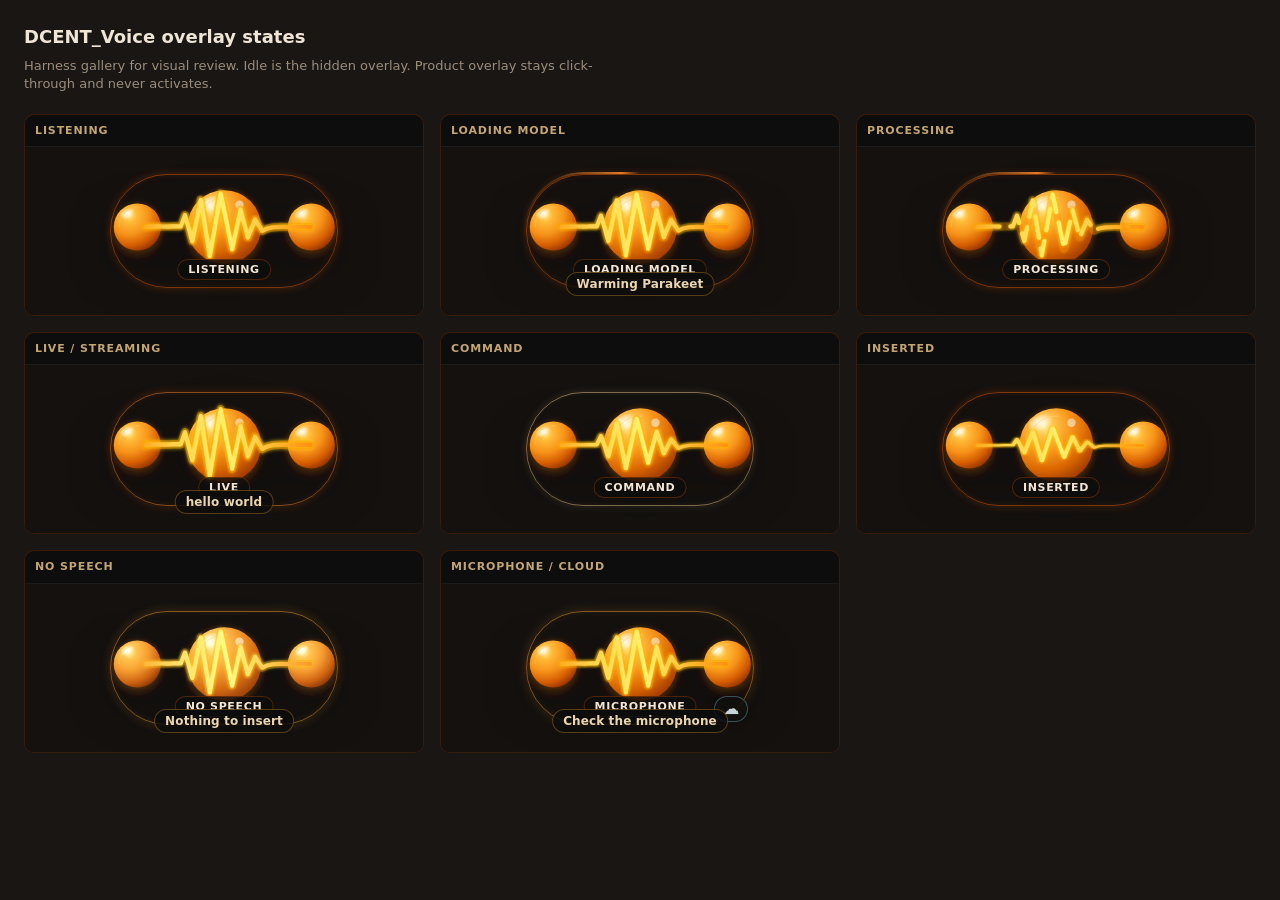
<file: eval/w44-shots/overlay-gallery.html>
<!doctype html>
<!-- DCENT_Voice — open-source, local-first voice dictation
     Copyright (c) 2026 D-Central Technologies — decentralized technologies for digital sovereignty
     SPDX-License-Identifier: MIT -->
<html lang="en">
  <head>
    <meta charset="utf-8">
    <title>W44 overlay states</title>
    <style>
      html, body { margin: 0; background: #1a1613; color: #f0e6d8; font: 13px/1.4 system-ui, "Segoe UI", sans-serif; }
      body { padding: 24px; }
      h1 { margin: 0 0 8px; font-size: 18px; font-weight: 650; }
      .note { margin: 0 0 20px; color: #9a8d7e; max-width: 72ch; }
      .grid { display: grid; grid-template-columns: repeat(3, minmax(240px, 1fr)); gap: 16px; }
      .card { border: 1px solid rgba(232, 93, 0, .2); border-radius: 10px; background: #0d0d0d; overflow: hidden; }
      .card h2 { margin: 0; padding: 8px 10px; font-size: 11px; letter-spacing: .08em; text-transform: uppercase; color: #c4a574; border-bottom: 1px solid rgba(255,255,255,.06); }
      iframe { display: block; width: 100%; height: 168px; border: 0; background: #14110f; }
    </style>
  </head>
  <body>
    <h1>DCENT_Voice overlay states</h1>
    <p class="note">Harness gallery for visual review. Idle is the hidden overlay. Product overlay stays click-through and never activates.</p>
    <div class="grid">
      <section class="card"><h2>Listening</h2><iframe src="overlay-frame.html?state=listening&amp;pulse=0.55" title="Listening"></iframe></section>
      <section class="card"><h2>Loading model</h2><iframe src="overlay-frame.html?state=loading&amp;msg=Warming%20Parakeet&amp;pulse=0.1" title="Loading"></iframe></section>
      <section class="card"><h2>Processing</h2><iframe src="overlay-frame.html?state=processing&amp;pulse=0.15" title="Processing"></iframe></section>
      <section class="card"><h2>Live / streaming</h2><iframe src="overlay-frame.html?state=streaming&amp;msg=hello%20world&amp;pulse=0.6" title="Streaming"></iframe></section>
      <section class="card"><h2>Command</h2><iframe src="overlay-frame.html?state=command&amp;pulse=0.4" title="Command"></iframe></section>
      <section class="card"><h2>Inserted</h2><iframe src="overlay-frame.html?state=active&amp;pulse=0.2" title="Inserted"></iframe></section>
      <section class="card"><h2>No speech</h2><iframe src="overlay-frame.html?state=discarded&amp;msg=Nothing%20to%20insert" title="No speech"></iframe></section>
      <section class="card"><h2>Microphone / cloud</h2><iframe src="overlay-frame.html?state=permission&amp;msg=Check%20the%20microphone&amp;cloud=1" title="Permission"></iframe></section>
    </div>
  </body>
</html>
</file>
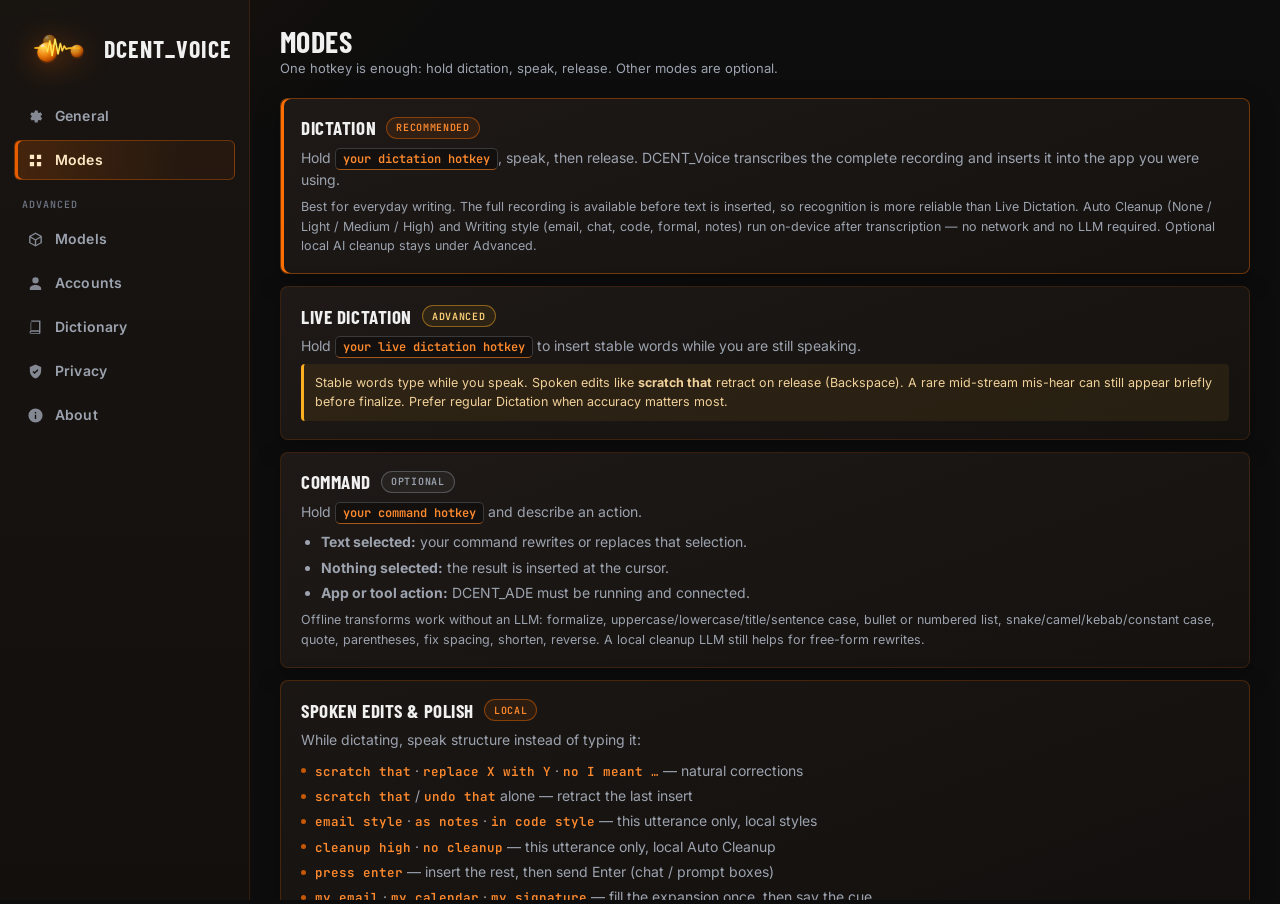
<file: eval/w44-shots/settings-modes.html>
<!doctype html>
<!-- DCENT_Voice — open-source, local-first voice dictation
     Copyright (c) 2026 D-Central Technologies — decentralized technologies for digital sovereignty
     SPDX-License-Identifier: MIT -->
<html lang="en">
  <head>
    <meta charset="utf-8">
    <title>Settings Modes preview</title>
    <style>
      html, body { margin: 0; height: 100%; background: #0d0d0d; }
      iframe { border: 0; width: 100%; height: 100%; }
    </style>
  </head>
  <body>
    <iframe id="frame" src="../../src/dcent_voice/ui/web/settings/index.html" title="Settings"></iframe>
    <script>
      const frame = document.getElementById("frame");
      frame.addEventListener("load", () => {
        const doc = frame.contentDocument;
        const tab = doc.getElementById("tab-modes");
        if (tab) tab.click();
      });
    </script>
  </body>
</html>
</file>
<file: src/dcent_voice/ui/web/fonts/fonts.css>
/* DCENT_Voice — open-source, local-first voice dictation
   Copyright (c) 2026 D-Central Technologies — decentralized technologies for digital sovereignty
   SPDX-License-Identifier: MIT
   The referenced .woff2 font binaries are SIL Open Font License 1.1;
   see LICENSE.md and OFL-1.1.txt in this directory. */
/* Bundled brand fonts (SIL Open Font License) so the UI matches d-central.tech
   identically on Windows, macOS, and Linux with no CDN dependency. Latin subset. */

@font-face {
  font-family: "Barlow Condensed";
  font-style: normal;
  font-weight: 600;
  font-display: swap;
  src: url("barlowcondensed-600.woff2") format("woff2");
}
@font-face {
  font-family: "Barlow Condensed";
  font-style: normal;
  font-weight: 700;
  font-display: swap;
  src: url("barlowcondensed-700.woff2") format("woff2");
}
@font-face {
  font-family: "Inter";
  font-style: normal;
  font-weight: 400;
  font-display: swap;
  src: url("inter-400.woff2") format("woff2");
}
@font-face {
  font-family: "Inter";
  font-style: normal;
  font-weight: 500;
  font-display: swap;
  src: url("inter-500.woff2") format("woff2");
}
@font-face {
  font-family: "Inter";
  font-style: normal;
  font-weight: 600;
  font-display: swap;
  src: url("inter-600.woff2") format("woff2");
}
@font-face {
  font-family: "Inter";
  font-style: normal;
  font-weight: 700;
  font-display: swap;
  src: url("inter-700.woff2") format("woff2");
}
@font-face {
  font-family: "JetBrains Mono";
  font-style: normal;
  font-weight: 400;
  font-display: swap;
  src: url("jetbrainsmono-400.woff2") format("woff2");
}
@font-face {
  font-family: "JetBrains Mono";
  font-style: normal;
  font-weight: 600;
  font-display: swap;
  src: url("jetbrainsmono-600.woff2") format("woff2");
}
</file>
<file: src/dcent_voice/ui/web/settings/settings.css>
/*
 * DCENT_Voice — open-source, local-first voice dictation
 * Copyright (c) 2026 D-Central Technologies — decentralized technologies for digital sovereignty
 * SPDX-License-Identifier: MIT
 */
:root {
  color-scheme: dark;
  /* D-Central brand tokens (from d-central.tech --dc-* system). */
  --bg: #0D0D0D;
  --panel: rgba(26, 21, 18, .55);
  --panel-solid: #1A1A1A;
  --glass-line: rgba(255, 110, 0, .14);
  --text: #F0F0F0;
  --muted: #9CA3AF;
  --faint: #6B7280;
  --line: #3A3A3A;
  --orange: #FF6E00;
  --amber: #FF8A2E;
  --ember: #E85D00;
  --cyan: #28C7FF;
  --green: #10B981;
  --danger: #EF4444;
  --radius: 8px;
  --radius-sm: 6px;
  --speed: 150ms;
  --ease: cubic-bezier(.3, .8, .3, 1);
  --font-head: "Barlow Condensed", "Arial Narrow", "Segoe UI", sans-serif;
  --font-body: "Inter", "Segoe UI", system-ui, sans-serif;
  --font-mono: "JetBrains Mono", "Cascadia Code", Consolas, monospace;
}

* {
  box-sizing: border-box;
}

html {
  height: 100%;
}

body {
  margin: 0;
  min-width: 820px;
  min-height: 560px;
  background:
    radial-gradient(900px 520px at 0% -10%, rgba(232, 93, 0, .06), transparent 55%),
    var(--bg);
  color: var(--text);
  font: 14px/1.45 var(--font-body);
  -webkit-font-smoothing: antialiased;
}

/* ---- layout ---------------------------------------------------------- */

.app-shell {
  position: relative;
  z-index: 1;
  min-height: 100vh;
  display: grid;
  grid-template-columns: 250px 1fr;
}

.sidebar {
  display: flex;
  flex-direction: column;
  gap: 18px;
  padding: 20px 14px 16px;
  border-right: 1px solid var(--glass-line);
  background: linear-gradient(180deg, rgba(26, 21, 18, .92), rgba(18, 15, 13, .88));
  backdrop-filter: blur(18px);
}

.brand {
  display: flex;
  align-items: center;
  gap: 12px;
  min-height: 58px;
  padding: 4px 6px;
}

.brand img {
  width: 72px;
  height: 36px;
  filter: drop-shadow(0 4px 14px rgba(255, 110, 0, .45));
}

.brand h1,
.brand p,
.page h2,
.subtitle,
.about p {
  margin: 0;
}

.brand h1 {
  font-family: var(--font-head);
  font-size: 24px;
  font-weight: 700;
  letter-spacing: .04em;
  text-transform: uppercase;
  color: var(--text);
}

.brand p {
  color: var(--faint);
  font-size: 11.5px;
  letter-spacing: .06em;
}

.nav-group {
  margin: 14px 8px 4px;
  font: 600 10px var(--font-mono);
  letter-spacing: .1em;
  text-transform: uppercase;
  color: var(--faint);
}

.tabs {
  display: grid;
  gap: 4px;
}

.tab {
  display: flex;
  align-items: center;
  gap: 11px;
  width: 100%;
  min-height: 40px;
  padding: 0 12px;
  text-align: left;
  font-weight: 600;
  letter-spacing: .01em;
  color: var(--muted);
  background: transparent;
  border: 1px solid transparent;
  border-radius: var(--radius-sm);
  cursor: pointer;
  position: relative;
  transition: color var(--speed) var(--ease), background var(--speed) var(--ease),
    border-color var(--speed) var(--ease), transform var(--speed) var(--ease);
}

.tab svg {
  width: 17px;
  height: 17px;
  flex: none;
  fill: currentColor;
  opacity: .82;
  transition: filter var(--speed) var(--ease), opacity var(--speed) var(--ease);
}

.tab:hover {
  color: var(--text);
  background: rgba(255, 110, 0, .07);
  transform: translateX(2px);
}

.tab.is-active {
  color: #ffe9c4;
  background: linear-gradient(92deg, rgba(255, 110, 0, .20), rgba(255, 110, 0, .06) 78%);
  border-color: rgba(255, 110, 0, .32);
  box-shadow: inset 3px 0 0 var(--ember);
}

.tab.is-active svg {
  opacity: 1;
}

.sidebar-foot {
  margin-top: auto;
  display: flex;
  align-items: center;
  gap: 9px;
  padding: 8px 10px;
  color: var(--faint);
  font-size: 11.5px;
  letter-spacing: .05em;
  text-transform: uppercase;
}

.pulse-dot {
  width: 7px;
  height: 7px;
  border-radius: 50%;
  background: var(--ember);
}

.content {
  padding: 26px 30px 34px;
  overflow: auto;
  max-width: 1060px;
}

/* ---- pages ------------------------------------------------------------ */

.page {
  display: none;
}

.page.is-active {
  display: block;
  animation: page-in 260ms var(--ease);
}

@keyframes page-in {
  from { opacity: 0; transform: translateY(8px); }
  to { opacity: 1; transform: translateY(0); }
}

header {
  display: flex;
  align-items: flex-start;
  justify-content: space-between;
  gap: 16px;
  min-height: 48px;
  margin-bottom: 20px;
}

header h2 {
  font-family: var(--font-head);
  font-size: 30px;
  font-weight: 700;
  letter-spacing: .015em;
  text-transform: uppercase;
  line-height: 1;
}

.subtitle {
  margin-top: 3px;
  color: var(--muted);
  font-size: 13px;
}

.dictate-hero {
  margin: 0 0 18px;
  padding: 16px 18px;
  border: 1px solid var(--glass-line);
  border-radius: var(--radius);
  background: rgba(20, 16, 14, .72);
}

.dictate-kicker {
  margin: 0;
  font: 600 10.5px var(--font-mono);
  letter-spacing: .1em;
  text-transform: uppercase;
  color: var(--ember);
}

.dictate-steps {
  margin: 6px 0 4px;
  font-family: var(--font-head);
  font-size: 22px;
  font-weight: 700;
  letter-spacing: .02em;
  text-transform: uppercase;
}

.dictate-hero kbd {
  padding: 2px 8px;
  border: 1px solid var(--line);
  border-radius: 5px;
  color: var(--amber);
  background: rgba(0, 0, 0, .35);
  font: 600 16px var(--font-mono);
}

details.advanced {
  margin: 0 0 14px;
  border: 1px dashed var(--line);
  border-radius: var(--radius);
  padding: 4px 10px 8px;
}

details.advanced > summary {
  cursor: pointer;
  color: var(--muted);
  font-weight: 600;
  min-height: 36px;
  display: flex;
  align-items: center;
}

details.advanced > summary:hover,
details.advanced > summary:focus-visible {
  color: var(--text);
}

h3 {
  margin: 24px 0 12px;
  font-size: 13px;
  font-weight: 700;
  letter-spacing: .12em;
  text-transform: uppercase;
  color: var(--muted);
}

h3::after {
  content: "";
  display: block;
  margin-top: 6px;
  width: 44px;
  height: 2px;
  border-radius: 2px;
  background: linear-gradient(90deg, var(--orange), transparent);
}

/* ---- cards ------------------------------------------------------------ */

.card,
.row,
.provider {
  background: linear-gradient(160deg, rgba(38, 31, 27, .72), rgba(24, 20, 17, .72));
  border: 1px solid var(--glass-line);
  border-radius: var(--radius);
  backdrop-filter: blur(10px);
  box-shadow: 0 8px 26px rgba(0, 0, 0, .28), inset 0 1px 0 rgba(255, 226, 178, .05);
}

.card {
  padding: 18px;
  margin-bottom: 14px;
}

.row,
.provider {
  transition: transform var(--speed) var(--ease), border-color var(--speed) var(--ease),
    box-shadow var(--speed) var(--ease);
}

.row:hover,
.provider:hover {
  transform: translateY(-1px);
  border-color: rgba(255, 110, 0, .30);
  box-shadow: 0 12px 30px rgba(0, 0, 0, .36), 0 0 24px rgba(255, 110, 0, .07),
    inset 0 1px 0 rgba(255, 226, 178, .07);
}

/* ---- forms ------------------------------------------------------------ */

button,
input,
select {
  font: inherit;
}

.form-grid {
  display: grid;
  grid-template-columns: repeat(2, minmax(240px, 1fr));
  gap: 15px 18px;
}

label {
  display: grid;
  gap: 6px;
  color: var(--muted);
}

label span {
  font-family: var(--font-mono);
  font-size: 10.5px;
  font-weight: 500;
  letter-spacing: .08em;
  text-transform: uppercase;
  color: var(--faint);
}

input,
select,
textarea {
  width: 100%;
  min-height: 37px;
  border: 1px solid var(--line);
  border-radius: var(--radius-sm);
  background: rgba(13, 11, 10, .82);
  color: var(--text);
  padding: 7px 11px;
  transition: border-color var(--speed) var(--ease), box-shadow var(--speed) var(--ease),
    background var(--speed) var(--ease);
}

input:hover,
select:hover {
  border-color: color-mix(in srgb, var(--orange) 34%, var(--line));
}

input:focus-visible,
select:focus-visible,
textarea:focus-visible {
  outline: none;
  border-color: var(--orange);
  box-shadow: 0 0 0 3px rgba(255, 110, 0, .18), 0 0 18px rgba(255, 110, 0, .12);
  background: rgba(16, 13, 11, .95);
}

::placeholder {
  color: var(--faint);
}

select {
  appearance: none;
  background-image:
    linear-gradient(45deg, transparent 50%, var(--muted) 50%),
    linear-gradient(135deg, var(--muted) 50%, transparent 50%);
  background-position: calc(100% - 17px) 55%, calc(100% - 12px) 55%;
  background-size: 5px 5px;
  background-repeat: no-repeat;
  padding-right: 30px;
  cursor: pointer;
}

.input-action {
  display: grid;
  grid-template-columns: 1fr auto;
  gap: 8px;
}

.header-actions {
  display: flex;
  gap: 8px;
}

/* ---- buttons ----------------------------------------------------------- */

button {
  min-height: 35px;
  padding: 0 14px;
  border-radius: var(--radius-sm);
  border: 1px solid color-mix(in srgb, var(--orange) 45%, #242433);
  background: linear-gradient(180deg, #242433, #1A1A1A);
  color: var(--text);
  font-weight: 600;
  letter-spacing: .01em;
  white-space: nowrap;
  cursor: pointer;
  transition: transform var(--speed) var(--ease), box-shadow var(--speed) var(--ease),
    border-color var(--speed) var(--ease), filter var(--speed) var(--ease);
}

button:hover {
  border-color: var(--amber);
  box-shadow: 0 4px 16px rgba(255, 110, 0, .18);
  transform: translateY(-1px);
}

button:active {
  transform: translateY(0) scale(.98);
}

button:focus-visible {
  outline: none;
  box-shadow: 0 0 0 3px rgba(255, 110, 0, .28);
}

button.primary {
  border: none;
  padding: 0 18px;
  color: #241300;
  background: linear-gradient(92deg, var(--amber), var(--orange) 60%, var(--ember));
  background-size: 150% 100%;
  box-shadow: 0 4px 18px rgba(255, 110, 0, .32), inset 0 1px 0 rgba(255, 255, 255, .35);
  text-shadow: 0 1px 0 rgba(255, 255, 255, .25);
}

button.primary:hover {
  background-position: 100% 0;
  box-shadow: 0 6px 26px rgba(255, 110, 0, .48), inset 0 1px 0 rgba(255, 255, 255, .35);
}

button.ghost {
  background: transparent;
  border-color: var(--line);
  color: var(--muted);
}

button.ghost:hover {
  color: var(--text);
  border-color: color-mix(in srgb, var(--orange) 55%, var(--line));
  box-shadow: 0 4px 14px rgba(255, 110, 0, .12);
}

button.add-row {
  width: 100%;
  margin-top: 10px;
  border-style: dashed;
}

.snippet-io {
  display: flex;
  flex-wrap: wrap;
  gap: 8px;
  margin-top: 10px;
}

.snippet-review {
  margin-top: 12px;
  padding: 10px 0 2px;
  border-top: 1px solid var(--line);
}

.snippet-review p {
  margin: 0 0 8px;
}

.snippet-review ul {
  margin: 0 0 10px;
  padding-left: 1.2em;
  max-height: 16rem;
  overflow: auto;
}

.snippet-review li {
  white-space: pre-wrap;
  overflow-wrap: anywhere;
}

button.danger {
  border-color: color-mix(in srgb, var(--danger) 45%, var(--line));
  color: var(--danger);
  background: transparent;
}

button.danger:hover {
  border-color: var(--danger);
  box-shadow: 0 4px 14px rgba(255, 109, 90, .18);
}

button.is-busy {
  pointer-events: none;
  filter: saturate(.6) brightness(.85);
}

/* ---- toggles ------------------------------------------------------------ */

.switch-grid {
  display: grid;
  grid-template-columns: repeat(auto-fill, minmax(210px, 1fr));
  gap: 4px 18px;
}

.switch {
  display: flex;
  flex-direction: row;
  align-items: center;
  gap: 12px;
  min-height: 40px;
  color: var(--text);
  cursor: pointer;
  user-select: none;
}

.switch span {
  font-size: 13px;
  font-weight: 500;
  letter-spacing: 0;
  text-transform: none;
  color: var(--muted);
  transition: color var(--speed) var(--ease);
}

.switch:hover span {
  color: var(--text);
}

.switch input {
  appearance: none;
  width: 40px;
  min-height: 22px;
  height: 22px;
  margin: 0;
  padding: 0;
  flex: none;
  border-radius: 999px;
  border: 1px solid var(--line);
  background: rgba(13, 11, 10, .9);
  position: relative;
  cursor: pointer;
  transition: background var(--speed) var(--ease), border-color var(--speed) var(--ease),
    box-shadow var(--speed) var(--ease);
}

.switch input::before {
  content: "";
  position: absolute;
  top: 2px;
  left: 2px;
  width: 16px;
  height: 16px;
  border-radius: 50%;
  background: linear-gradient(180deg, #cdbfb2, #90837a);
  transition: transform 200ms var(--ease), background var(--speed) var(--ease),
    box-shadow var(--speed) var(--ease);
}

.switch input:checked {
  border-color: color-mix(in srgb, var(--orange) 70%, transparent);
  background: linear-gradient(92deg, rgba(255, 138, 46, .85), rgba(255, 110, 0, .85));
  box-shadow: 0 0 14px rgba(255, 110, 0, .35), inset 0 1px 2px rgba(0, 0, 0, .25);
}

.switch input:checked::before {
  transform: translateX(18px);
  background: linear-gradient(180deg, #fff8e8, #ffd9a0);
  box-shadow: 0 1px 6px rgba(0, 0, 0, .4);
}

.switch input:focus-visible {
  outline: none;
  box-shadow: 0 0 0 3px rgba(255, 110, 0, .28);
}

/* ---- lists / rows -------------------------------------------------------- */

.profile-list,
.provider-list,
.dictionary-list {
  display: grid;
  gap: 10px;
}

.dictionary-filter {
  width: 100%;
  margin: 0 0 10px;
}

.dictionary-tools {
  display: grid;
  grid-template-columns: 1fr auto auto;
  gap: 10px;
  align-items: end;
  margin: 0 0 10px;
}

.dictionary-tools .dictionary-filter {
  margin: 0;
}

.starred-only {
  display: flex;
  align-items: center;
  gap: 6px;
  white-space: nowrap;
}

.list-count {
  margin: 0 0 8px;
  font-size: 0.92rem;
}

.row {
  display: grid;
  grid-template-columns: 1fr 1fr auto;
  gap: 12px;
  align-items: end;
  padding: 14px;
}

.row.dictionary-row {
  grid-template-columns: auto 1fr 1fr auto;
}

.star-stack {
  display: flex;
  flex-direction: column;
  gap: 4px;
  align-items: flex-start;
}

.added-at {
  font-size: 0.72rem;
  color: var(--faint);
  white-space: nowrap;
}

.star-toggle[aria-pressed="true"] {
  font-weight: 700;
}

.star-toggle[data-dict="starred"][aria-pressed="true"] {
  color: var(--orange);
}

.row.snippet-row {
  grid-template-columns: auto 1fr 2fr auto;
  align-items: start;
}

.row .span-2 {
  grid-column: auto;
}

.row textarea {
  width: 100%;
  min-height: 3.2rem;
  resize: vertical;
  font-family: var(--font-mono, "JetBrains Mono", ui-monospace, monospace);
  font-size: 0.85rem;
  line-height: 1.4;
  color: var(--text, #f4ebe3);
  background: rgba(0, 0, 0, 0.28);
  border: 1px solid var(--glass-line, rgba(255, 255, 255, 0.08));
  border-radius: 8px;
  padding: 0.55rem 0.7rem;
}

/* ---- modes -------------------------------------------------------------- */

.mode-list {
  display: grid;
  gap: 12px;
}

.mode-card {
  padding: 18px 20px;
  border: 1px solid var(--glass-line);
  border-radius: var(--radius);
  background: linear-gradient(160deg, rgba(38, 31, 27, .72), rgba(24, 20, 17, .72));
  box-shadow: 0 8px 26px rgba(0, 0, 0, .25);
}

.mode-card.is-recommended {
  border-color: rgba(255, 110, 0, .38);
  box-shadow: 0 8px 26px rgba(0, 0, 0, .25), inset 3px 0 0 var(--orange);
}

.mode-card-head {
  display: flex;
  align-items: center;
  gap: 10px;
  margin-bottom: 8px;
}

.mode-card h3 {
  margin: 0;
  color: var(--text);
  font: 700 19px/1 var(--font-head);
  letter-spacing: .03em;
}

.mode-card h3::after {
  display: none;
}

.mode-card p {
  margin: 7px 0 0;
  color: var(--muted);
  line-height: 1.55;
}

.mode-card kbd {
  padding: 2px 7px;
  border: 1px solid var(--line);
  border-bottom-color: color-mix(in srgb, var(--orange) 55%, var(--line));
  border-radius: 5px;
  color: var(--amber);
  background: rgba(0, 0, 0, .35);
  font: 600 12px var(--font-mono);
}

.mode-badge,
.active-profile-badge {
  display: inline-flex;
  align-items: center;
  min-height: 22px;
  padding: 2px 9px;
  border: 1px solid rgba(255, 110, 0, .42);
  border-radius: 999px;
  color: var(--amber);
  background: rgba(255, 110, 0, .09);
  font: 700 10px var(--font-mono);
  letter-spacing: .07em;
  text-transform: uppercase;
}

.mode-badge.is-caution {
  color: #ffd27a;
  border-color: rgba(255, 176, 32, .45);
  background: rgba(255, 176, 32, .08);
}

.mode-badge.is-optional {
  color: var(--muted);
  border-color: rgba(156, 163, 175, .38);
  background: rgba(156, 163, 175, .07);
}

.mode-card .mode-detail {
  color: var(--muted);
  font-size: 12.5px;
}

.mode-card .mode-warning {
  padding: 9px 11px;
  border-left: 3px solid #ffb020;
  border-radius: 4px;
  color: #f1d19a;
  background: rgba(255, 176, 32, .08);
  font-size: 12.5px;
}

.mode-rules {
  margin: 10px 0 0;
  padding-left: 20px;
  color: var(--muted);
}

.mode-rules li + li {
  margin-top: 5px;
}

.mode-card-tips {
  border-color: rgba(255, 110, 0, .22);
  background: linear-gradient(160deg, rgba(32, 26, 22, .78), rgba(18, 16, 14, .78));
}

.mode-edits {
  list-style: none;
  padding-left: 0;
}

.mode-edits li {
  position: relative;
  padding-left: 14px;
}

.mode-edits li::before {
  content: "";
  position: absolute;
  left: 0;
  top: 0.55em;
  width: 5px;
  height: 5px;
  border-radius: 50%;
  background: var(--orange);
  opacity: .75;
}

.mode-edits strong {
  color: var(--amber);
  font-weight: 600;
  font-family: var(--font-mono);
  font-size: 12.5px;
}

/* ---- model tradeoffs ---------------------------------------------------- */

.model-row {
  display: block;
  padding: 18px;
}

.model-row.is-active-profile {
  border-color: rgba(255, 110, 0, .48);
  box-shadow: 0 12px 30px rgba(0, 0, 0, .34), inset 3px 0 0 var(--orange);
}

.model-summary,
.model-controls,
.model-advanced {
  width: 100%;
}

.model-head {
  display: flex;
  align-items: center;
  flex-wrap: wrap;
  gap: 8px 14px;
}

.model-name {
  font-family: var(--font-head);
  font-size: 17px;
  font-weight: 700;
  letter-spacing: .03em;
  text-transform: uppercase;
  color: var(--text);
}

.hardware-banner {
  margin: 0 0 14px;
  padding: 14px 16px;
  border-radius: var(--radius);
  border: 1px solid var(--glass-line);
  background: linear-gradient(135deg, rgba(255, 110, 0, .08), rgba(16, 185, 129, .06));
}

.hardware-banner.is-cpu {
  border-color: rgba(156, 163, 175, .28);
  background: rgba(26, 21, 18, .72);
}

.hardware-banner.is-gpu {
  border-color: rgba(255, 110, 0, .4);
  background: linear-gradient(135deg, rgba(255, 110, 0, .12), rgba(255, 138, 46, .05));
}

.hardware-banner-main {
  display: flex;
  flex-wrap: wrap;
  gap: 8px 14px;
  align-items: baseline;
}

.hardware-banner-main strong {
  color: var(--orange);
  font-family: var(--font-head);
  font-size: 1.05rem;
  letter-spacing: 0.02em;
  text-transform: uppercase;
}

.hardware-banner-detail,
.hardware-banner-meta {
  margin: 8px 0 0;
  color: var(--muted);
  font-size: 0.92rem;
}

.hardware-banner-meta code {
  color: var(--amber);
  font-family: var(--font-mono);
  font-size: 0.85em;
}

.hardware-summary {
  margin: 7px 0 14px;
  color: var(--muted);
  font-size: 12.5px;
}

.hardware-summary strong {
  color: var(--text);
}

.hardware-summary span {
  color: var(--muted);
}

.tradeoff-grid {
  display: grid;
  grid-template-columns: repeat(2, minmax(220px, 1fr));
  gap: 13px 20px;
  padding: 14px;
  border: 1px solid rgba(255, 110, 0, .12);
  border-radius: var(--radius-sm);
  background: rgba(0, 0, 0, .18);
}

.tradeoff-axis {
  min-width: 0;
}

.tradeoff-head {
  display: flex;
  align-items: baseline;
  justify-content: space-between;
  gap: 10px;
}

.tradeoff-label {
  color: var(--muted);
  font: 600 11px var(--font-mono);
  letter-spacing: .06em;
  text-transform: uppercase;
}

.tradeoff-value {
  display: flex;
  align-items: baseline;
  gap: 7px;
  min-width: 0;
  color: var(--text);
  font-size: 12px;
}

.tradeoff-value strong {
  overflow: hidden;
  text-overflow: ellipsis;
  white-space: nowrap;
}

.tradeoff-value b {
  flex: none;
  color: var(--faint);
  font: 500 10.5px var(--font-mono);
}

.tradeoff-meter {
  height: 9px;
  margin-top: 6px;
  overflow: hidden;
  border: 1px solid var(--line);
  border-radius: 999px;
  background: rgba(0, 0, 0, .55);
}

.tradeoff-meter i {
  display: block;
  width: var(--axis-score);
  height: 100%;
  border-radius: inherit;
  background: linear-gradient(90deg, var(--ember), var(--orange), var(--amber));
  box-shadow: 0 0 10px rgba(255, 110, 0, .28);
  transition: width 180ms var(--ease);
}

.tradeoff-axis:last-child .tradeoff-meter i {
  background: linear-gradient(90deg, #087a4d, var(--green), #73e0a6);
  box-shadow: 0 0 10px rgba(16, 185, 129, .25);
}

.tradeoff-axis small {
  display: block;
  margin-top: 4px;
  overflow: hidden;
  color: var(--muted);
  font-size: 10.5px;
  line-height: 1.35;
  text-overflow: ellipsis;
  white-space: nowrap;
}

.model-note {
  margin: 13px 0 0;
  padding: 9px 11px;
  border-left: 3px solid var(--orange);
  border-radius: 4px;
  color: var(--muted);
  background: rgba(255, 110, 0, .06);
  font-size: 12.5px;
  line-height: 1.5;
}

.model-note code {
  font-family: var(--font-mono);
  font-size: 11.5px;
  color: var(--amber);
  background: rgba(255, 110, 0, .08);
  border: 1px solid var(--glass-line);
  border-radius: 4px;
  padding: 1px 5px;
}

.model-note strong {
  color: var(--text);
  font-weight: 700;
}

.model-controls {
  margin-top: 10px;
}

.model-advanced {
  margin-top: 10px;
  border-top: 1px solid var(--glass-line);
  padding-top: 10px;
}

.model-advanced summary {
  width: fit-content;
  color: var(--muted);
  cursor: pointer;
  font-weight: 600;
}

.model-advanced summary:hover,
.model-advanced summary:focus-visible {
  color: var(--text);
}

.model-advanced summary:focus-visible {
  outline: 2px solid var(--orange);
  outline-offset: 3px;
  border-radius: 2px;
}

.model-advanced > p {
  margin: 9px 0;
  color: var(--muted);
  font-size: 12px;
}

.model-advanced code {
  color: var(--amber);
  font-family: var(--font-mono);
}

.advanced-grid {
  display: grid;
  grid-template-columns: repeat(2, minmax(220px, 1fr));
  gap: 12px;
}

.provider {
  display: grid;
  grid-template-columns: 1fr auto;
  gap: 12px;
  align-items: center;
  padding: 14px 16px;
}

.provider strong {
  display: block;
  font-size: 14.5px;
}

.provider small {
  display: block;
  margin-top: 2px;
  color: var(--muted);
}

.provider-links {
  display: flex;
  gap: 16px;
  margin-top: 9px;
}

.provider-links a {
  color: var(--orange);
  font-size: 12px;
  font-weight: 600;
  text-decoration: none;
}

.provider-links a:hover {
  color: var(--amber);
  text-decoration: underline;
}

.provider > div:last-child {
  display: flex;
  align-items: center;
  gap: 8px;
}

.badge {
  display: inline-flex;
  align-items: center;
  gap: 6px;
  height: 22px;
  border-radius: 999px;
  padding: 0 10px;
  margin-top: 8px;
  font-size: 11px;
  font-weight: 700;
  letter-spacing: .09em;
  text-transform: uppercase;
  border: 1px solid var(--line);
  color: var(--muted);
  background: rgba(0, 0, 0, .25);
}

.badge::before {
  content: "";
  width: 6px;
  height: 6px;
  border-radius: 50%;
  background: currentColor;
  box-shadow: 0 0 8px currentColor;
}

.badge.local {
  border-color: color-mix(in srgb, var(--orange) 55%, transparent);
  color: var(--amber);
  background: rgba(255, 110, 0, .08);
}

.chip {
  display: inline-flex;
  align-items: center;
  gap: 7px;
  height: 30px;
  padding: 0 13px;
  border-radius: 999px;
  font-size: 12px;
  font-weight: 700;
  letter-spacing: .05em;
  border: 1px solid var(--line);
  color: var(--faint);
  background: rgba(0, 0, 0, .25);
}

.chip::before {
  content: "";
  width: 7px;
  height: 7px;
  border-radius: 50%;
  background: currentColor;
}

.chip.on {
  border-color: color-mix(in srgb, var(--green) 50%, transparent);
  color: var(--green);
  background: rgba(89, 209, 140, .07);
}

.chip.on::before {
  box-shadow: 0 0 9px currentColor;
}

.badge.cloud {
  border-color: color-mix(in srgb, #5a8a9a 55%, transparent);
  color: #8aa8b4;
  background: rgba(90, 138, 154, .08);
}

/* ---- terminal / status ---------------------------------------------------- */

.terminal {
  min-height: 130px;
  margin: 14px 0;
  padding: 14px 16px;
  overflow: auto;
  border-radius: var(--radius);
  border: 1px solid rgba(255, 110, 0, .14);
  background:
    linear-gradient(180deg, rgba(255, 110, 0, .045), transparent 32%),
    #0a0908;
  color: #ecd9c3;
  font: 12.5px/1.55 var(--font-mono);
  white-space: pre-wrap;
  box-shadow: inset 0 2px 12px rgba(0, 0, 0, .5);
}

.terminal:empty::before {
  content: attr(data-placeholder);
  color: var(--faint);
  font-style: italic;
}

.status-band {
  display: none;
  margin-bottom: 12px;
  padding: 13px 16px 13px 18px;
  border-radius: var(--radius);
  border: 1px solid rgba(255, 110, 0, .28);
  background:
    linear-gradient(92deg, rgba(255, 110, 0, .14), rgba(255, 110, 0, .04) 70%),
    rgba(24, 20, 17, .7);
  position: relative;
  overflow: hidden;
}

.status-band:not(:empty) {
  display: block;
}

.status-band::before {
  content: "";
  position: absolute;
  left: 0;
  top: 0;
  bottom: 0;
  width: 3px;
  background: linear-gradient(180deg, var(--amber), var(--ember));
  box-shadow: 0 0 12px rgba(255, 168, 32, .7);
}

/* ---- about ----------------------------------------------------------------- */

.about {
  display: grid;
  justify-items: center;
  text-align: center;
  gap: 8px;
  max-width: 560px;
  margin: 40px auto 0;
  padding: 44px 32px;
}

.about img {
  width: 250px;
  height: 125px;
  filter: drop-shadow(0 14px 34px rgba(255, 110, 0, .40));
}

.about-brand {
  margin-top: 14px;
  font-size: 19px;
  font-weight: 700;
}

.about-tag {
  font-size: 15px;
  color: var(--muted);
  font-weight: 600;
  letter-spacing: .04em;
}

.about-fine {
  margin-top: 10px;
  color: var(--faint);
  font-size: 12px;
}

.about-update {
  display: flex;
  align-items: center;
  gap: 12px;
  margin-top: 14px;
}

.about-update .about-fine {
  margin-top: 0;
}

.about-update a {
  color: var(--orange);
  text-decoration: none;
}

.about-update a:hover {
  text-decoration: underline;
}

/* ---- toast ------------------------------------------------------------------ */

.toast {
  position: fixed;
  left: 50%;
  bottom: 26px;
  z-index: 50;
  transform: translate(-50%, 16px);
  padding: 10px 22px;
  border-radius: 999px;
  border: 1px solid rgba(255, 110, 0, .45);
  background: rgba(20, 16, 13, .92);
  backdrop-filter: blur(12px);
  color: #ffe4b8;
  font-weight: 600;
  letter-spacing: .02em;
  box-shadow: 0 10px 28px rgba(0, 0, 0, .45);
  opacity: 0;
  pointer-events: none;
  transition: opacity 220ms var(--ease), transform 220ms var(--ease);
}

.toast.is-visible {
  opacity: 1;
  transform: translate(-50%, 0);
}

.toast.is-error {
  border-color: rgba(255, 109, 90, .55);
  color: #ffc9c0;
  box-shadow: 0 10px 34px rgba(0, 0, 0, .5), 0 0 26px rgba(255, 109, 90, .25);
}

/* ---- scrollbars -------------------------------------------------------------- */

.recovery-card {
  margin-top: 14px;
}

.recovery-heading,
.recovery-controls,
.recovery-meta,
.recovery-actions {
  display: flex;
  align-items: center;
  gap: 10px;
}

.recovery-heading {
  justify-content: space-between;
  align-items: flex-start;
}

.recovery-heading h3 {
  margin: 0 0 6px;
}

.recovery-controls {
  flex-wrap: wrap;
  margin: 14px 0 10px;
}

.recovery-controls label {
  min-width: 140px;
}

.recovery-list {
  display: grid;
  gap: 10px;
  margin-top: 12px;
}

.recovery-item {
  padding: 12px;
  border: 1px solid var(--line);
  border-radius: var(--radius-sm);
  background: rgba(13, 11, 10, .58);
}

.recovery-item pre {
  margin: 9px 0;
  max-height: 150px;
  overflow: auto;
  white-space: pre-wrap;
  overflow-wrap: anywhere;
  color: var(--text);
}

.recovery-meta {
  justify-content: space-between;
  color: var(--faint);
  font-family: var(--font-mono);
  font-size: 10px;
}

.recovery-actions {
  justify-content: flex-end;
}

::-webkit-scrollbar {
  width: 10px;
  height: 10px;
}

::-webkit-scrollbar-track {
  background: transparent;
}

::-webkit-scrollbar-thumb {
  background: rgba(255, 110, 0, .22);
  border-radius: 99px;
  border: 2px solid transparent;
  background-clip: content-box;
}

::-webkit-scrollbar-thumb:hover {
  background: rgba(255, 110, 0, .45);
  background-clip: content-box;
}

@media (max-width: 980px) {
  .tradeoff-grid,
  .advanced-grid {
    grid-template-columns: 1fr;
  }

  .tradeoff-axis small {
    white-space: normal;
  }
}

/* ---- reduced motion ------------------------------------------------------------ */

@media (prefers-reduced-motion: reduce) {
  *,
  *::before,
  *::after {
    animation: none !important;
    transition: none !important;
  }
}
</file>
<file: src/dcent_voice/ui/web/wizard/wizard.css>
/*
 * DCENT_Voice — open-source, local-first voice dictation
 * Copyright (c) 2026 D-Central Technologies — decentralized technologies for digital sovereignty
 * SPDX-License-Identifier: MIT
 */
:root {
  color-scheme: dark;
  --bg: #0D0D0D;
  --surface: #1A1A1A;
  --card: #1E1E2E;
  --line: rgba(255, 110, 0, .14);
  --border: #3A3A3A;
  --text: #F0F0F0;
  --muted: #9CA3AF;
  --faint: #6B7280;
  --orange: #FF6E00;
  --amber: #FF8A2E;
  --ember: #E85D00;
  --green: #10B981;
  --font-head: "Barlow Condensed", "Arial Narrow", "Segoe UI", sans-serif;
  --font-body: "Inter", "Segoe UI", system-ui, sans-serif;
  --font-mono: "JetBrains Mono", "Cascadia Code", Consolas, monospace;
}

* { box-sizing: border-box; }
html, body { margin: 0; height: 100%; }
body {
  background:
    radial-gradient(900px 520px at 50% -12%, rgba(255, 110, 0, .12), transparent 60%),
    var(--bg);
  color: var(--text);
  font: 14.5px/1.5 var(--font-body);
  -webkit-font-smoothing: antialiased;
  display: flex;
  justify-content: center;
  overflow-x: hidden;
}

.shell {
  width: min(640px, 92vw);
  padding: 34px 0 56px;
  display: flex;
  flex-direction: column;
  gap: 22px;
}

.hero { display: flex; flex-direction: column; align-items: flex-start; gap: 8px; }
.mark { width: 96px; height: 48px; filter: drop-shadow(0 8px 22px rgba(255, 110, 0, .4)); }
.eyebrow {
  margin: 6px 0 0;
  font-family: var(--font-mono);
  font-size: 11px;
  letter-spacing: .12em;
  text-transform: uppercase;
  color: var(--orange);
}
h1 {
  margin: 0;
  font-family: var(--font-head);
  font-size: clamp(34px, 6vw, 48px);
  font-weight: 700;
  letter-spacing: .01em;
  text-transform: uppercase;
  line-height: .96;
}
.lead { margin: 4px 0 0; color: var(--muted); max-width: 56ch; }
.dictate-steps {
  margin: 8px 0 0;
  font-family: var(--font-head);
  font-size: 20px;
  font-weight: 700;
  letter-spacing: .02em;
  text-transform: uppercase;
}
.dictate-steps kbd {
  padding: 2px 8px;
  border: 1px solid var(--border);
  border-radius: 5px;
  color: var(--amber);
  background: rgba(0, 0, 0, .35);
  font: 600 15px var(--font-mono);
}
details.advanced {
  border: 1px dashed var(--border);
  border-radius: 10px;
  padding: 6px 10px 10px;
}
details.advanced > summary {
  cursor: pointer;
  color: var(--muted);
  font-weight: 600;
  min-height: 36px;
}

.step {
  background: linear-gradient(160deg, rgba(30, 30, 46, .7), rgba(20, 20, 20, .7));
  border: 1px solid var(--line);
  border-radius: 12px;
  padding: 18px 20px;
  box-shadow: 0 10px 30px rgba(0, 0, 0, .3);
}
.step-head { display: flex; align-items: baseline; gap: 12px; margin-bottom: 12px; }
.step-head .num {
  font-family: var(--font-mono);
  font-size: 12px;
  color: var(--orange);
  letter-spacing: .1em;
}
.step-head h2 {
  margin: 0;
  font-family: var(--font-head);
  font-size: 22px;
  font-weight: 700;
  text-transform: uppercase;
  letter-spacing: .02em;
}

.field { display: grid; gap: 6px; }
.field span {
  font-family: var(--font-mono);
  font-size: 10.5px;
  letter-spacing: .08em;
  text-transform: uppercase;
  color: var(--muted);
}
select {
  width: 100%;
  min-height: 38px;
  border: 1px solid var(--border);
  border-radius: 8px;
  background: #151520;
  color: var(--text);
  padding: 7px 11px;
  font: inherit;
  cursor: pointer;
}
select:focus-visible { outline: none; border-color: var(--orange); box-shadow: 0 0 0 3px rgba(255, 110, 0, .2); }

.test-row { display: flex; align-items: center; gap: 12px; margin-top: 12px; flex-wrap: wrap; }
.meter { flex: 1; min-width: 140px; height: 10px; border-radius: 999px; background: rgba(0, 0, 0, .5); border: 1px solid var(--border); overflow: hidden; }
.meter > i { display: block; height: 100%; width: 0%; background: linear-gradient(90deg, var(--orange), var(--amber)); transition: width .08s linear; }
.hint { color: var(--muted); font-size: 12.5px; }

/* First-run facts: the hotkey, where the tray icon is, and that nothing
   leaves the machine. Same three lines as the native no-WebView2 dialog. */
.first-run { border-color: var(--orange); }
.first-run-facts { margin: 0 0 12px; padding-left: 20px; display: grid; gap: 9px; }
.first-run-facts li { line-height: 1.5; }
.first-run-facts kbd {
  padding: 1px 7px;
  border: 1px solid var(--border);
  border-radius: 5px;
  color: var(--amber);
  background: rgba(0, 0, 0, .35);
  font: 600 13px var(--font-mono);
}

.keys { margin: 0; display: grid; gap: 8px; }
.keys > div { display: flex; align-items: center; justify-content: space-between; gap: 12px; }
.keys dt { color: var(--muted); }
.keys dd {
  margin: 0;
  font-family: var(--font-mono);
  font-size: 13px;
  color: var(--amber);
  background: rgba(255, 110, 0, .08);
  border: 1px solid var(--line);
  border-radius: 6px;
  padding: 3px 10px;
}

.status-band {
  padding: 11px 14px;
  border-radius: 8px;
  border: 1px solid var(--line);
  background: rgba(255, 110, 0, .07);
  font-size: 13.5px;
}
.status-band strong { color: var(--text); }
.status-band.ok { border-color: color-mix(in srgb, var(--green) 45%, transparent); background: rgba(16, 185, 129, .08); }
.status-band.warning { border-color: rgba(255, 176, 32, .42); background: rgba(255, 176, 32, .08); }

.readiness-line {
  margin-top: 10px;
  padding: 8px 10px;
  border-left: 3px solid var(--border);
  color: var(--muted);
  background: rgba(0, 0, 0, .16);
  font-size: 12.5px;
}
.readiness-line.ok { border-left-color: var(--green); }
.readiness-line.warning { border-left-color: #ffb020; }

.actions { display: flex; align-items: center; gap: 16px; margin-top: 4px; }
button {
  font: inherit;
  min-height: 40px;
  padding: 0 18px;
  border-radius: 8px;
  cursor: pointer;
  font-weight: 600;
  transition: transform .15s, box-shadow .15s, border-color .15s;
}
button.primary {
  border: 0;
  color: #241300;
  background: linear-gradient(92deg, var(--amber), var(--orange) 60%, var(--ember));
  box-shadow: 0 4px 18px rgba(255, 110, 0, .34), inset 0 1px 0 rgba(255, 255, 255, .3);
  font-family: var(--font-head);
  text-transform: uppercase;
  letter-spacing: .04em;
  font-size: 16px;
  padding: 0 26px;
}
button.primary:hover { transform: translateY(-1px); box-shadow: 0 6px 26px rgba(255, 110, 0, .5); }
button.ghost {
  border: 1px solid var(--border);
  background: transparent;
  color: var(--muted);
}
button.ghost:hover { color: var(--text); border-color: color-mix(in srgb, var(--orange) 55%, var(--border)); }
button:focus-visible { outline: none; box-shadow: 0 0 0 3px rgba(255, 110, 0, .3); }
button.is-busy { pointer-events: none; filter: saturate(.6) brightness(.85); }
button:disabled { cursor: wait; opacity: .72; }

.toast {
  position: fixed;
  left: 50%;
  bottom: 24px;
  transform: translate(-50%, 16px);
  padding: 10px 22px;
  border-radius: 999px;
  border: 1px solid rgba(255, 110, 0, .45);
  background: rgba(20, 16, 13, .94);
  color: #ffe4b8;
  font-weight: 600;
  opacity: 0;
  pointer-events: none;
  transition: opacity .2s, transform .2s;
}
.toast.is-visible { opacity: 1; transform: translate(-50%, 0); }

/* Transcription profile and estimated tradeoffs */
.engine {
  border: 1px solid var(--line);
  border-radius: 10px;
  padding: 14px 16px;
  background: rgba(255, 110, 0, .05);
  margin-bottom: 12px;
}
.engine-head { display: flex; align-items: flex-start; justify-content: space-between; gap: 12px; margin-bottom: 8px; }
.profile-name { display: block; color: var(--text); font: 700 18px var(--font-head); letter-spacing: .04em; text-transform: uppercase; }
.engine-name { display: block; margin-top: 2px; font-family: var(--font-mono); font-size: 12px; color: var(--muted); }
.badge-default {
  font-family: var(--font-mono);
  font-size: 10px;
  letter-spacing: .1em;
  text-transform: uppercase;
  color: #241300;
  background: linear-gradient(92deg, var(--amber), var(--orange));
  border-radius: 999px;
  padding: 2px 9px;
  font-weight: 700;
}
.hardware-line {
  margin: 0 0 13px;
  color: var(--muted);
  font-size: 12.5px;
}
.hardware-line strong { color: var(--text); }
.axes { list-style: none; margin: 0; padding: 13px; display: grid; grid-template-columns: repeat(2, minmax(210px, 1fr)); gap: 13px 18px; border: 1px solid var(--line); border-radius: 8px; background: rgba(0, 0, 0, .18); }
.axes li { min-width: 0; }
.axis-head { display: flex; align-items: baseline; justify-content: space-between; gap: 10px; }
.axis-label {
  font-family: var(--font-mono);
  font-size: 10.5px;
  letter-spacing: .08em;
  text-transform: uppercase;
  color: var(--muted);
}
.axis-value { color: var(--muted); font: 500 10.5px var(--font-mono); white-space: nowrap; }
.axis-value strong { color: var(--text); font: 600 12px var(--font-body); }
.axis-meter { height: 9px; margin-top: 6px; border-radius: 999px; background: rgba(0, 0, 0, .5); border: 1px solid var(--border); overflow: hidden; }
.axis-meter > i { display: block; width: var(--axis-score); height: 100%; border-radius: inherit; background: linear-gradient(90deg, var(--ember), var(--orange), var(--amber)); box-shadow: 0 0 10px rgba(255, 110, 0, .28); transition: width .18s ease; }
.axes li:last-child .axis-meter > i { background: linear-gradient(90deg, #087a4d, var(--green), #73e0a6); }
.axes small { display: block; margin-top: 4px; color: var(--muted); font-size: 10.5px; line-height: 1.35; }
.estimate-note { margin: 11px 0 0; color: var(--muted); font-size: 11.5px; }
.cleanup-note { margin: 9px 0 0; padding: 8px 10px; border-left: 3px solid var(--orange); color: var(--muted); background: rgba(255, 110, 0, .06); font-size: 12.5px; }
.cleanup-note strong { color: var(--text); }

.download-note {
  margin-top: 12px;
  padding: 12px 14px;
  border: 1px solid var(--border);
  border-radius: 8px;
  background: rgba(0, 0, 0, .18);
}
.download-note h3,
.platform-readiness h3 {
  margin: 0;
  color: var(--text);
  font: 700 15px var(--font-head);
  letter-spacing: .03em;
  text-transform: uppercase;
}
.download-note p { margin: 7px 0 0; color: var(--muted); font-size: 12.5px; }

.mode-list { display: grid; gap: 9px; }
.mode-card {
  padding: 12px 14px;
  border: 1px solid var(--border);
  border-radius: 8px;
  background: rgba(0, 0, 0, .18);
}
.mode-card.is-recommended { border-color: rgba(255, 110, 0, .38); box-shadow: inset 3px 0 0 var(--orange); }
.mode-card h3 { margin: 0; color: var(--text); font: 700 16px var(--font-head); letter-spacing: .02em; }
.mode-card h3 span { display: inline-flex; margin-left: 6px; padding: 2px 7px; border: 1px solid rgba(255, 110, 0, .38); border-radius: 999px; color: var(--amber); font: 700 9.5px var(--font-mono); letter-spacing: .07em; text-transform: uppercase; }
.mode-card h3 span.is-caution { color: #ffd27a; border-color: rgba(255, 176, 32, .45); }
.mode-card h3 span.is-optional { color: #65d8ff; border-color: rgba(40, 199, 255, .42); }
.mode-card p { margin: 5px 0 0; color: var(--muted); font-size: 12.5px; }

.platform-readiness {
  padding: 12px 14px;
  border-left: 3px solid var(--orange);
  border-radius: 6px;
  background: rgba(255, 110, 0, .06);
}
.platform-readiness ul { margin: 8px 0 0; padding-left: 20px; color: var(--muted); }
.platform-readiness li + li { margin-top: 6px; }
.platform-readiness code { color: var(--amber); font-family: var(--font-mono); }

@media (max-width: 620px) {
  .shell { width: min(94vw, 640px); padding-top: 24px; }
  .step { padding: 16px; }
  .axes { grid-template-columns: 1fr; }
  .actions { align-items: flex-start; flex-direction: column; }
  .actions .primary { width: 100%; }
}

@media (prefers-reduced-motion: reduce) {
  *, *::before, *::after {
    animation: none !important;
    scroll-behavior: auto !important;
    transition: none !important;
  }
}
</file>
<file: src/dcent_voice/ui/web/overlay.css>
/*
 * DCENT_Voice — open-source, local-first voice dictation
 * Copyright (c) 2026 D-Central Technologies — decentralized technologies for digital sovereignty
 * SPDX-License-Identifier: MIT
 */
:root {
  color-scheme: dark;
  --voice-pulse: 0;
  --accent-local: #E85D00;
  --accent-hot: #FF8A2E;
  --accent-cloud: #5a8a9a;
  --shell-size: min(68vw, 300px);
}

html,
body {
  width: 100%;
  height: 100%;
  margin: 0;
  overflow: hidden;
  background: transparent;
}

body {
  display: grid;
  place-items: center;
  font-family: system-ui, "Segoe UI", sans-serif;
}

.sr-only {
  position: absolute;
  width: 1px;
  height: 1px;
  padding: 0;
  margin: -1px;
  overflow: hidden;
  clip: rect(0, 0, 0, 0);
  white-space: nowrap;
  border: 0;
}

.overlay-shell {
  position: relative;
  width: var(--shell-size);
  height: calc(var(--shell-size) * .5);
  display: grid;
  place-items: center;
  opacity: 0;
  transform: translateY(14px) scale(.92);
  transition: opacity 200ms ease, transform 260ms cubic-bezier(.24, 1.36, .4, 1);
  pointer-events: none;
}

body.is-visible .overlay-shell {
  opacity: 1;
  transform: translateY(0) scale(1);
}

.privacy-ring {
  position: absolute;
  inset: 8%;
  border-radius: 999px;
  border: 1px solid color-mix(in srgb, var(--accent-local) 58%, transparent);
  box-shadow:
    0 0 calc(10px + var(--voice-pulse) * 14px) rgba(232, 93, 0, .28),
    inset 0 0 calc(8px + var(--voice-pulse) * 10px) rgba(232, 93, 0, .12);
  opacity: .9;
  transition: border-color 300ms ease;
}

/* Spinning arc while transcribing/cleaning. */
.privacy-ring::after {
  content: "";
  position: absolute;
  inset: -3px;
  border-radius: 999px;
  padding: 2px;
  background: conic-gradient(
    transparent 0deg 264deg,
    rgba(255, 138, 46, .22) 300deg,
    var(--accent-hot) 342deg,
    transparent 360deg
  );
  -webkit-mask: linear-gradient(#000 0 0) content-box, linear-gradient(#000 0 0);
  -webkit-mask-composite: xor;
  mask: linear-gradient(#000 0 0) content-box, linear-gradient(#000 0 0);
  mask-composite: exclude;
  opacity: 0;
  transition: opacity 200ms ease;
}

body.state-processing .privacy-ring::after,
body.state-loading .privacy-ring::after {
  opacity: 1;
  animation: ring-spin 1.1s linear infinite;
}

@keyframes ring-spin {
  to { transform: rotate(360deg); }
}

body.state-streaming .privacy-ring {
  border-color: color-mix(in srgb, var(--accent-hot) 55%, transparent);
}

body.privacy-cloud .privacy-ring {
  border-color: color-mix(in srgb, var(--accent-cloud) 70%, transparent);
  box-shadow:
    0 0 calc(10px + var(--voice-pulse) * 12px) rgba(90, 138, 154, .28),
    inset 0 0 calc(8px + var(--voice-pulse) * 10px) rgba(90, 138, 154, .12);
}

.icon-host {
  width: 100%;
  height: 100%;
  display: grid;
  place-items: center;
  filter: drop-shadow(0 16px 24px rgba(0, 0, 0, .32));
}

.icon-host svg {
  width: 100%;
  height: 100%;
  display: block;
}

body.state-command .privacy-ring {
  border-color: color-mix(in srgb, #c4a574 70%, transparent);
  box-shadow:
    0 0 calc(8px + var(--voice-pulse) * 10px) rgba(196, 165, 116, .22),
    inset 0 0 calc(6px + var(--voice-pulse) * 8px) rgba(196, 165, 116, .10);
}

/* Injection succeeded: one bright confirmation swell. */
body.state-active .icon-host {
  animation: inject-pop 340ms cubic-bezier(.24, 1.4, .42, 1);
}

@keyframes inject-pop {
  0% { transform: scale(1); }
  45% { transform: scale(1.06); }
  100% { transform: scale(1); }
}

.cloud-badge {
  position: absolute;
  right: 10%;
  bottom: 10%;
  width: 32px;
  height: 24px;
  display: grid;
  place-items: center;
  border-radius: 999px;
  background: rgba(18, 16, 14, .88);
  border: 1px solid rgba(90, 138, 154, .55);
  box-shadow: 0 0 8px rgba(0, 0, 0, .35);
  opacity: 0;
  transform: translateY(4px) scale(.92);
  transition: opacity 140ms ease, transform 140ms ease;
}

.cloud-badge::before {
  content: "\2601";
  color: #c8d6dc;
  font-size: 16px;
  line-height: 1;
}

body.privacy-cloud .cloud-badge {
  opacity: 1;
  transform: translateY(0) scale(1);
}

/* Silence / too-short / focus-changed: brief amber warning so failure is never silent. */
body.state-discarded .privacy-ring,
body.state-permission .privacy-ring {
  border-color: color-mix(in srgb, #c9892a 70%, transparent);
  box-shadow:
    0 0 12px rgba(201, 137, 42, .28),
    inset 0 0 8px rgba(201, 137, 42, .12);
}

body.state-discarded .icon-host {
  filter:
    saturate(0.85)
    brightness(1.05)
    drop-shadow(0 16px 24px rgba(0, 0, 0, .32));
}

.chip-row {
  position: absolute;
  left: 50%;
  top: 8%;
  transform: translateX(-50%);
  display: flex;
  flex-wrap: wrap;
  justify-content: center;
  gap: 6px;
  max-width: 90%;
  pointer-events: none;
}

.lang-badge {
  margin: 0;
  padding: 2px 8px;
  border-radius: 999px;
  background: rgba(13, 13, 13, .72);
  border: 1px solid rgba(196, 165, 116, .35);
  color: #d8c4a4;
  font: 600 10px/1.2 system-ui, "Segoe UI", sans-serif;
  letter-spacing: .08em;
  text-transform: uppercase;
  pointer-events: none;
}

.lang-badge[hidden] {
  display: none !important;
}

#priorityBadge {
  color: #ff8a2e;
  border-color: rgba(255, 110, 0, .4);
  text-transform: none;
  letter-spacing: .04em;
}

.state-label {
  position: absolute;
  left: 50%;
  bottom: 14%;
  transform: translateX(-50%);
  margin: 0;
  padding: 3px 10px;
  border-radius: 999px;
  background: rgba(13, 13, 13, .78);
  border: 1px solid rgba(232, 93, 0, .28);
  color: #f3e6d4;
  font: 600 11px/1.2 system-ui, "Segoe UI", sans-serif;
  letter-spacing: .06em;
  text-transform: uppercase;
  pointer-events: none;
}

.status-message {
  position: absolute;
  left: 50%;
  bottom: 2%;
  transform: translateX(-50%);
  margin: 0;
  padding: 4px 10px;
  max-width: 92%;
  border-radius: 999px;
  background: rgba(13, 13, 13, .82);
  border: 1px solid rgba(201, 137, 42, .4);
  color: #ead6b0;
  font-size: 12px;
  font-weight: 600;
  letter-spacing: .01em;
  white-space: nowrap;
  overflow: hidden;
  text-overflow: ellipsis;
  pointer-events: none;
}

.status-message[hidden] {
  display: none !important;
}

@media (prefers-reduced-motion: reduce) {
  .overlay-shell,
  .cloud-badge,
  .privacy-ring,
  .privacy-ring::after,
  .icon-host {
    transition: none;
    animation: none !important;
  }
}

.reduced-motion *,
.reduced-motion *::before,
.reduced-motion *::after {
  animation: none !important;
  transition: none !important;
}
</file>
